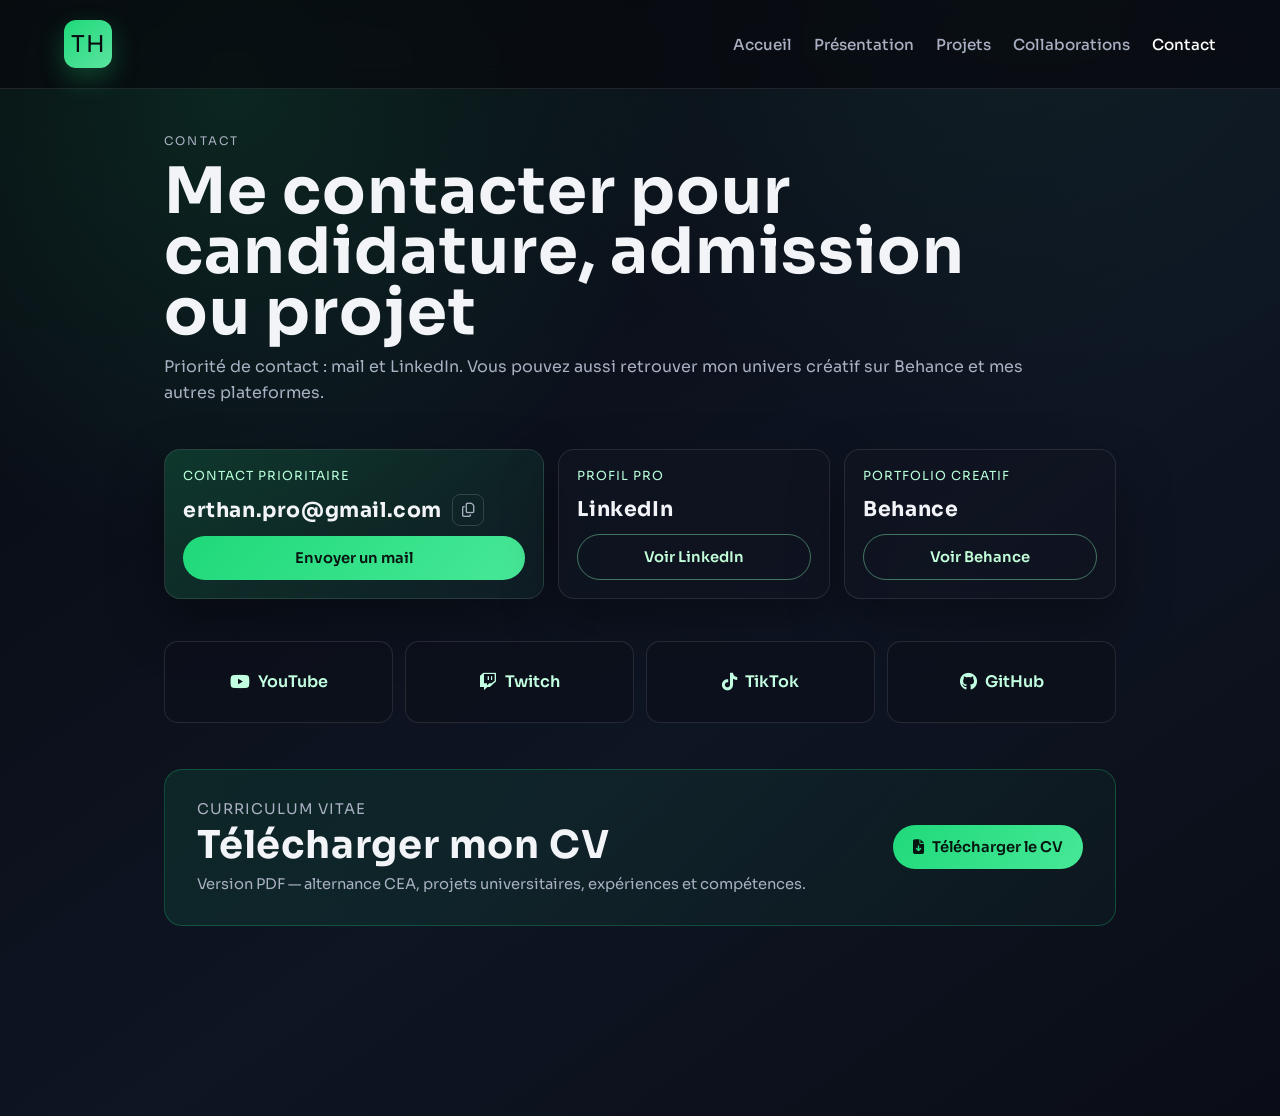
<file: contact.html>
<!DOCTYPE html>
<html lang="fr">
<head>
  <meta charset="UTF-8">
  <meta name="viewport" content="width=device-width, initial-scale=1.0">
  <title>Thatan | Contact</title>
  <link rel="stylesheet" href="style.css">
  <link rel="stylesheet" href="https://cdnjs.cloudflare.com/ajax/libs/font-awesome/6.5.0/css/all.min.css">
</head>
<body class="projects-only">
  <div id="project-container">
    <header class="topbar">
      <div class="logo">TH</div>
      <nav class="nav" id="main-nav">
        <a href="index.html">Accueil</a>
        <a href="presentation.html">Présentation</a>
        <a href="projets.html">Projets</a>
        <a href="collaboration.html">Collaborations</a>
        <a class="active" href="contact.html">Contact</a>
      </nav>
      <button class="nav-toggle" id="nav-toggle" aria-label="Menu" aria-expanded="false">
        <span></span><span></span><span></span>
      </button>
    </header>

    <main class="page contact-page">
      <section class="contact-hero" data-reveal>
        <p class="hero__kicker">Contact</p>
        <h1>Me contacter pour candidature, admission ou projet</h1>
        <p>
          Priorité de contact : mail et LinkedIn. Vous pouvez aussi retrouver mon univers créatif sur Behance
          et mes autres plateformes.
        </p>
      </section>

      <section class="contact-priority" data-reveal>
        <article class="priority-card priority-card--main">
          <p class="priority-label">Contact prioritaire</p>
          <div class="email-row">
            <h2>erthan.pro@gmail.com</h2>
            <button class="copy-btn" id="copyEmailBtn" title="Copier l'adresse" aria-label="Copier l'adresse mail">
              <i class="fa-regular fa-copy"></i>
            </button>
          </div>
          <a class="btn" href="mailto:erthan.pro@gmail.com">Envoyer un mail</a>
        </article>

        <article class="priority-card">
          <p class="priority-label">Profil pro</p>
          <h2>LinkedIn</h2>
          <a class="btn btn--ghost" href="https://www.linkedin.com/in/erthan-nemorin-4249a22b4/" target="_blank" rel="noreferrer">Voir LinkedIn</a>
        </article>

        <article class="priority-card">
          <p class="priority-label">Portfolio creatif</p>
          <h2>Behance</h2>
          <a class="btn btn--ghost" href="https://www.behance.net/erthannmr" target="_blank" rel="noreferrer">Voir Behance</a>
        </article>
      </section>

      <section class="contact-links" data-reveal>
        <a class="contact-link" href="https://www.youtube.com/@thatan" target="_blank" rel="noreferrer"><i class="fa-brands fa-youtube"></i><span>YouTube</span></a>
        <a class="contact-link" href="https://www.twitch.tv/im_thatan" target="_blank" rel="noreferrer"><i class="fa-brands fa-twitch"></i><span>Twitch</span></a>
        <a class="contact-link" href="https://www.tiktok.com/@21thatan" target="_blank" rel="noreferrer"><i class="fa-brands fa-tiktok"></i><span>TikTok</span></a>
        <a class="contact-link" href="https://github.com/Thait4n" target="_blank" rel="noreferrer"><i class="fa-brands fa-github"></i><span>GitHub</span></a>
      </section>

      <section class="cv-cta" data-reveal>
        <div class="cv-cta__inner">
          <div>
            <p class="priority-label">Curriculum Vitae</p>
            <h2>Télécharger mon CV</h2>
            <p>Version PDF — alternance CEA, projets universitaires, expériences et compétences.</p>
          </div>
          <a class="btn" href="assets/cv-erthan-nemorin.pdf" download="CV-Erthan-Nemorin.pdf">
            <i class="fa-solid fa-file-arrow-down" style="margin-right:0.5rem;"></i>Télécharger le CV
          </a>
        </div>
      </section>
    </main>
  </div>

  <script src="script.js"></script>
  <script>
    const copyBtn = document.getElementById("copyEmailBtn");
    if (copyBtn) {
      copyBtn.addEventListener("click", () => {
        navigator.clipboard.writeText("erthan.pro@gmail.com").then(() => {
          const icon = copyBtn.querySelector("i");
          icon.className = "fa-solid fa-check";
          copyBtn.style.color = "#1fd97a";
          setTimeout(() => {
            icon.className = "fa-regular fa-copy";
            copyBtn.style.color = "";
          }, 2000);
        });
      });
    }
  </script>
</body>
</html>
</file>
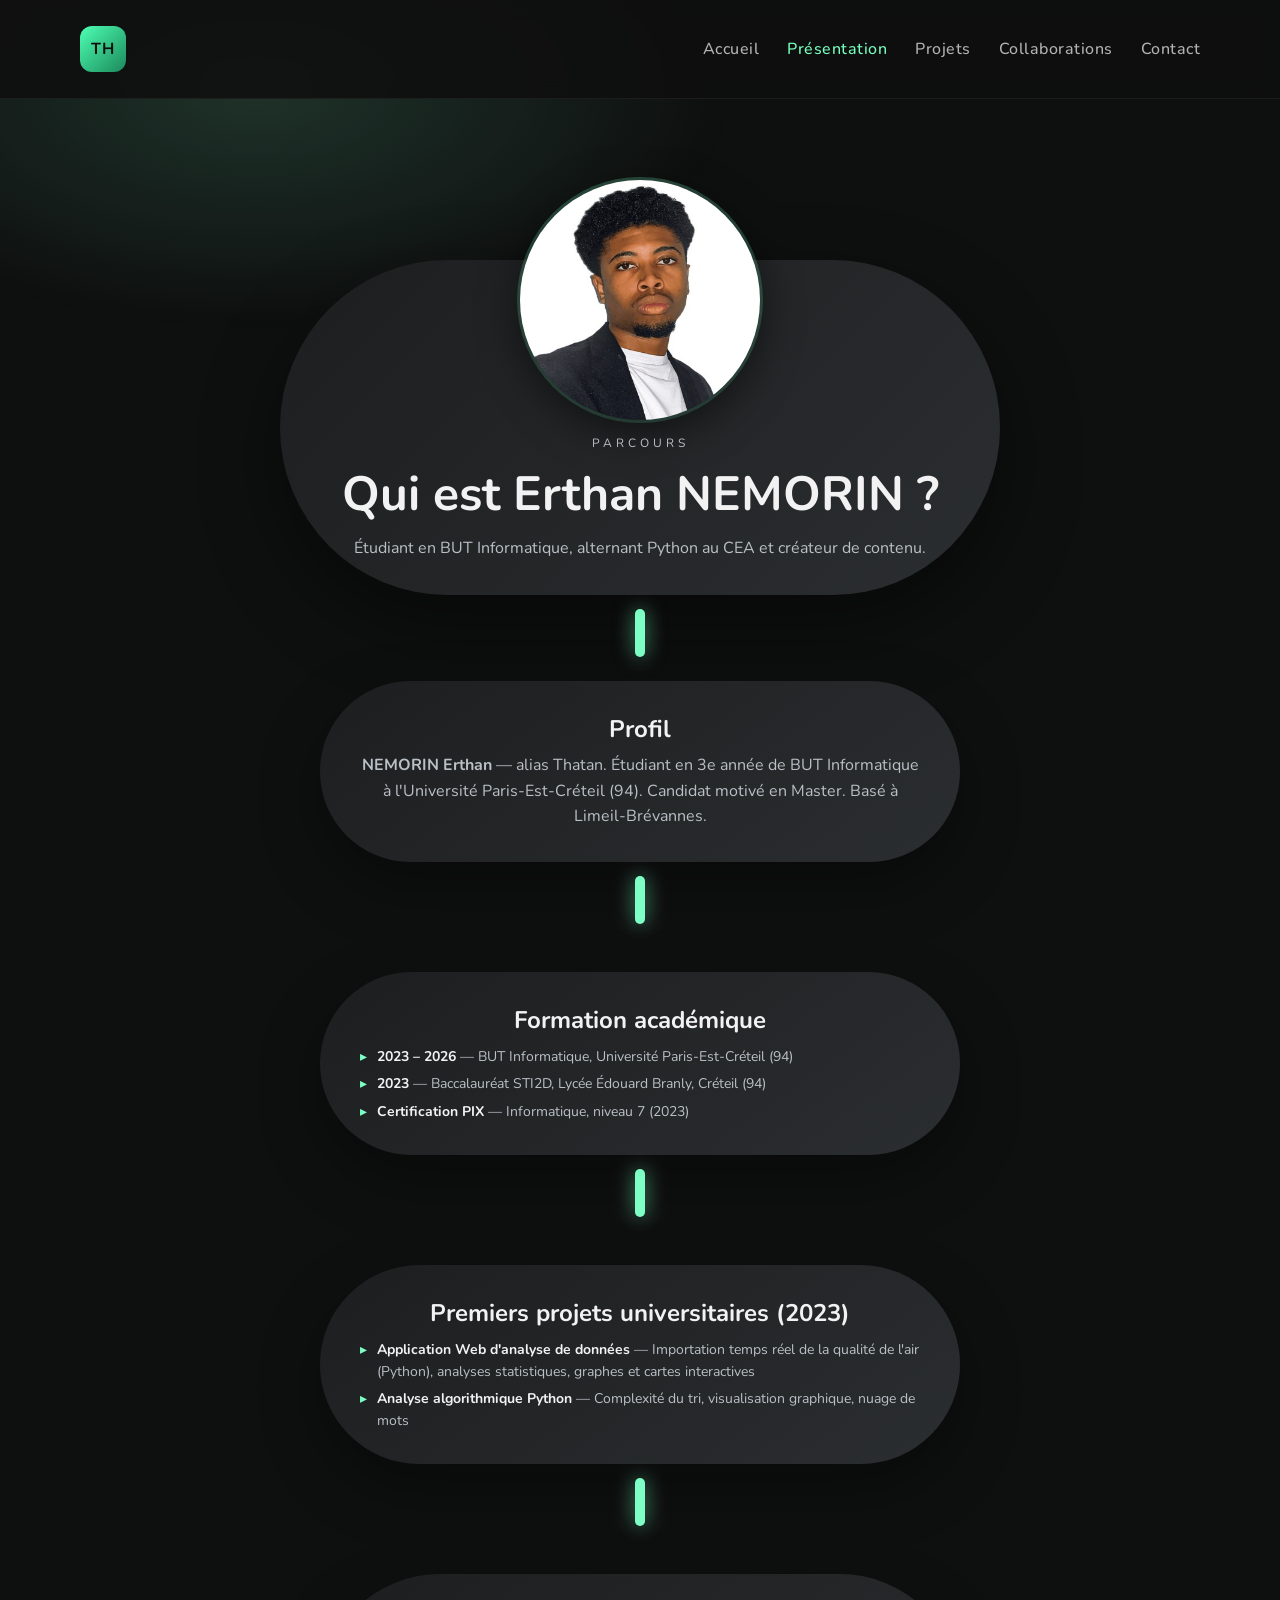
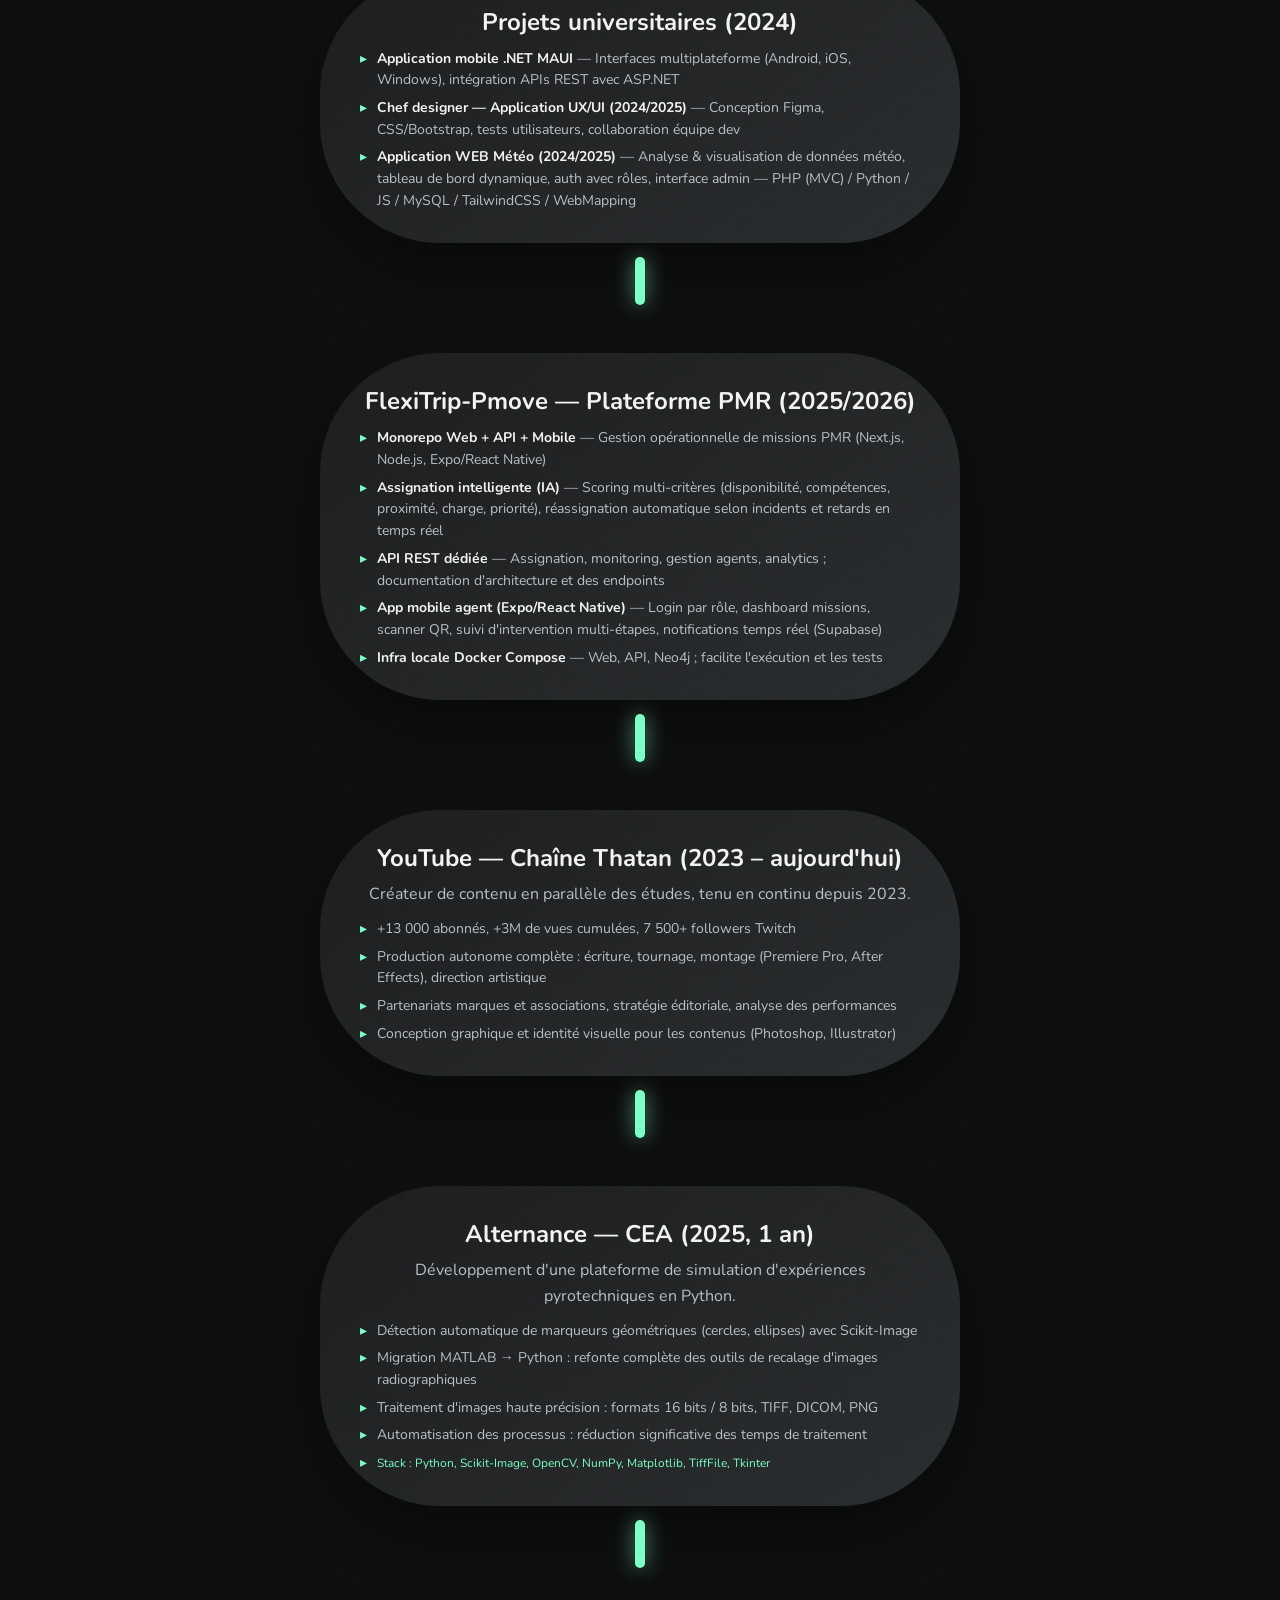
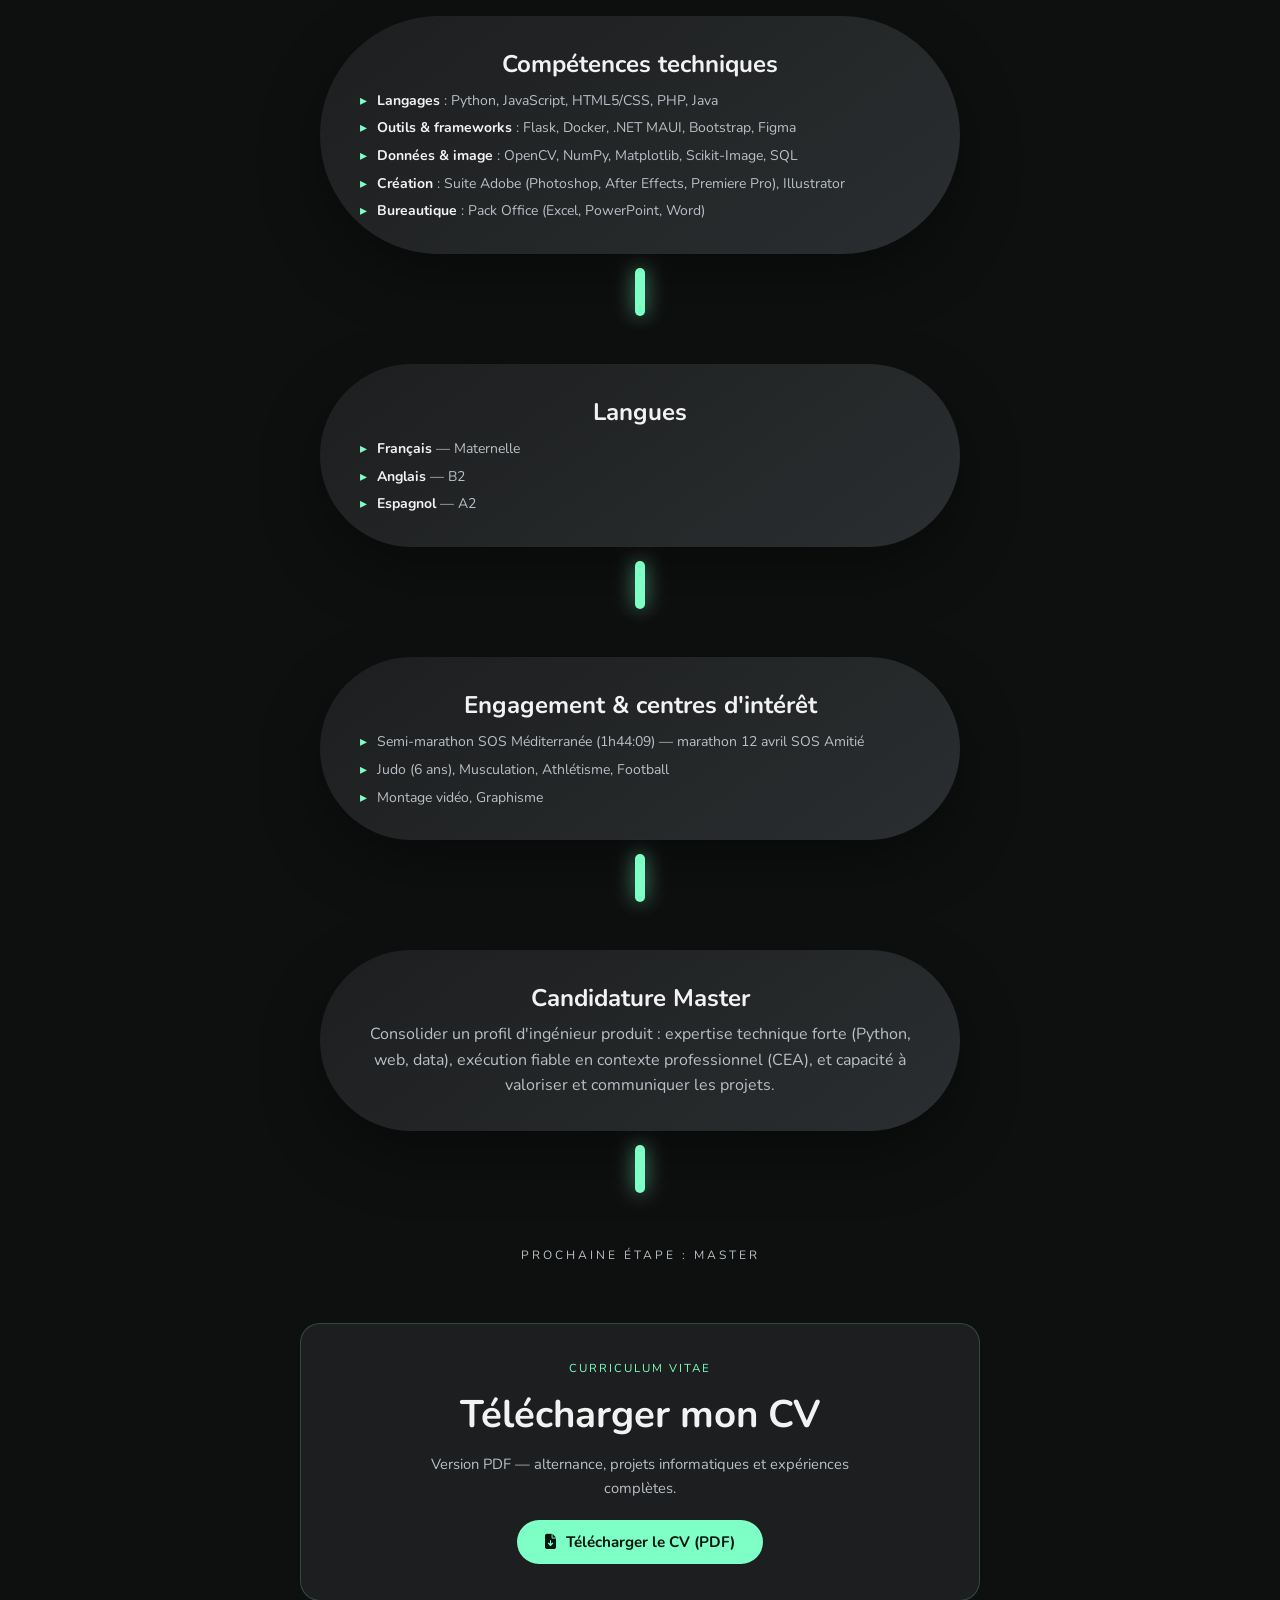
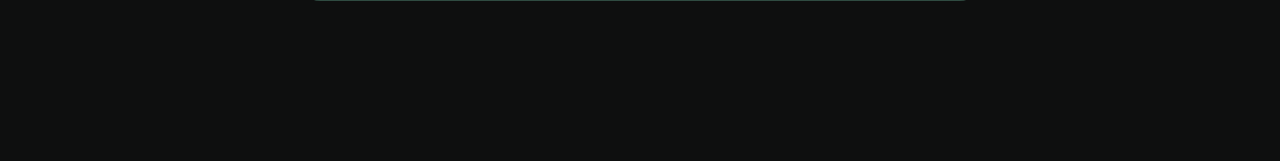
<file: presentation.html>
<!DOCTYPE html>
<html lang="fr">
<head>
	<meta charset="UTF-8">
	<meta name="viewport" content="width=device-width, initial-scale=1.0">
	<title>Présentation</title>
	<link rel="stylesheet" href="presentation.css">
	<link rel="stylesheet" href="https://cdnjs.cloudflare.com/ajax/libs/font-awesome/6.5.0/css/all.min.css">
</head>
<body>
	<header class="topbar">
		<div class="logo">TH</div>
		<nav class="nav" id="main-nav">
			<a href="index.html">Accueil</a>
			<a class="active" href="presentation.html">Présentation</a>
			<a href="projets.html">Projets</a>
			<a href="collaboration.html">Collaborations</a>
			<a href="contact.html">Contact</a>
		</nav>
		<button class="nav-toggle" id="nav-toggle" aria-label="Menu" aria-expanded="false">
			<span></span><span></span><span></span>
		</button>
	</header>

	<header class="hero">
		<div class="hero__cloud">
			<div class="hero__orb">
				<img src="assets/images/Linkedin.jpg" alt="Erthan NEMORIN">
			</div>
			<div class="hero__content">
				<p class="hero__eyebrow">Parcours</p>
				<h1>Qui est Erthan NEMORIN ?</h1>
				<p>Étudiant en BUT Informatique, alternant Python au CEA et créateur de contenu.</p>
			</div>
		</div>
		<div class="hero__path" aria-hidden="true"></div>
	</header>

	<main class="journey">

		<section class="step">
			<div class="cloud">
				<h2>Profil</h2>
				<p><strong>NEMORIN Erthan</strong> — alias Thatan. Étudiant en 3e année de BUT Informatique à l'Université Paris-Est-Créteil (94). Candidat motivé en Master. Basé à Limeil-Brévannes.</p>
			</div>
			<div class="path-node" aria-hidden="true"></div>
		</section>

		<section class="step">
			<div class="cloud">
				<h2>Formation académique</h2>
				<ul>
					<li><strong>2023 – 2026</strong> — BUT Informatique, Université Paris-Est-Créteil (94)</li>
					<li><strong>2023</strong> — Baccalauréat STI2D, Lycée Édouard Branly, Créteil (94)</li>
					<li><strong>Certification PIX</strong> — Informatique, niveau 7 (2023)</li>
				</ul>
			</div>
			<div class="path-node" aria-hidden="true"></div>
		</section>

		<section class="step">
			<div class="cloud">
				<h2>Premiers projets universitaires (2023)</h2>
				<ul>
					<li><strong>Application Web d'analyse de données</strong> — Importation temps réel de la qualité de l'air (Python), analyses statistiques, graphes et cartes interactives</li>
					<li><strong>Analyse algorithmique Python</strong> — Complexité du tri, visualisation graphique, nuage de mots</li>
				</ul>
			</div>
			<div class="path-node" aria-hidden="true"></div>
		</section>

		<section class="step">
			<div class="cloud">
				<h2>Projets universitaires (2024)</h2>
				<ul>
					<li><strong>Application mobile .NET MAUI</strong> — Interfaces multiplateforme (Android, iOS, Windows), intégration APIs REST avec ASP.NET</li>
					<li><strong>Chef designer — Application UX/UI (2024/2025)</strong> — Conception Figma, CSS/Bootstrap, tests utilisateurs, collaboration équipe dev</li>
					<li><strong>Application WEB Météo (2024/2025)</strong> — Analyse &amp; visualisation de données météo, tableau de bord dynamique, auth avec rôles, interface admin — PHP (MVC) / Python / JS / MySQL / TailwindCSS / WebMapping</li>
				</ul>
			</div>
			<div class="path-node" aria-hidden="true"></div>
		</section>

			<section class="step">
				<div class="cloud">
					<h2>FlexiTrip-Pmove — Plateforme PMR (2025/2026)</h2>
					<ul>
						<li><strong>Monorepo Web + API + Mobile</strong> — Gestion opérationnelle de missions PMR (Next.js, Node.js, Expo/React Native)</li>
						<li><strong>Assignation intelligente (IA)</strong> — Scoring multi-critères (disponibilité, compétences, proximité, charge, priorité), réassignation automatique selon incidents et retards en temps réel</li>
						<li><strong>API REST dédiée</strong> — Assignation, monitoring, gestion agents, analytics ; documentation d'architecture et des endpoints</li>
						<li><strong>App mobile agent (Expo/React Native)</strong> — Login par rôle, dashboard missions, scanner QR, suivi d'intervention multi-étapes, notifications temps réel (Supabase)</li>
						<li><strong>Infra locale Docker Compose</strong> — Web, API, Neo4j ; facilite l'exécution et les tests</li>
					</ul>
				</div>
				<div class="path-node" aria-hidden="true"></div>
			</section>

		<section class="step">
			<div class="cloud">
				<h2>YouTube — Chaîne Thatan (2023 – aujourd'hui)</h2>
				<p>Créateur de contenu en parallèle des études, tenu en continu depuis 2023.</p>
				<ul>
					<li>+13 000 abonnés, +3M de vues cumulées, 7 500+ followers Twitch</li>
					<li>Production autonome complète : écriture, tournage, montage (Premiere Pro, After Effects), direction artistique</li>
					<li>Partenariats marques et associations, stratégie éditoriale, analyse des performances</li>
					<li>Conception graphique et identité visuelle pour les contenus (Photoshop, Illustrator)</li>
				</ul>
			</div>
			<div class="path-node" aria-hidden="true"></div>
		</section>

		<section class="step">
			<div class="cloud">
				<h2>Alternance — CEA (2025, 1 an)</h2>
				<p>Développement d'une plateforme de simulation d'expériences pyrotechniques en Python.</p>
				<ul>
					<li>Détection automatique de marqueurs géométriques (cercles, ellipses) avec Scikit-Image</li>
					<li>Migration MATLAB → Python : refonte complète des outils de recalage d'images radiographiques</li>
					<li>Traitement d'images haute précision : formats 16 bits / 8 bits, TIFF, DICOM, PNG</li>
					<li>Automatisation des processus : réduction significative des temps de traitement</li>
					<li><em>Stack : Python, Scikit-Image, OpenCV, NumPy, Matplotlib, TiffFile, Tkinter</em></li>
				</ul>
			</div>
			<div class="path-node" aria-hidden="true"></div>
		</section>

		<section class="step">
			<div class="cloud">
				<h2>Compétences techniques</h2>
				<ul>
					<li><strong>Langages</strong> : Python, JavaScript, HTML5/CSS, PHP, Java</li>
					<li><strong>Outils & frameworks</strong> : Flask, Docker, .NET MAUI, Bootstrap, Figma</li>
					<li><strong>Données & image</strong> : OpenCV, NumPy, Matplotlib, Scikit-Image, SQL</li>
					<li><strong>Création</strong> : Suite Adobe (Photoshop, After Effects, Premiere Pro), Illustrator</li>
					<li><strong>Bureautique</strong> : Pack Office (Excel, PowerPoint, Word)</li>
				</ul>
			</div>
			<div class="path-node" aria-hidden="true"></div>
		</section>

		<section class="step">
			<div class="cloud">
				<h2>Langues</h2>
				<ul>
					<li><strong>Français</strong> — Maternelle</li>
					<li><strong>Anglais</strong> — B2</li>
					<li><strong>Espagnol</strong> — A2</li>
				</ul>
			</div>
			<div class="path-node" aria-hidden="true"></div>
		</section>

		<section class="step">
			<div class="cloud">
				<h2>Engagement & centres d'intérêt</h2>
				<ul>
					<li>Semi-marathon SOS Méditerranée (1h44:09) — marathon 12 avril SOS Amitié</li>
					<li>Judo (6 ans), Musculation, Athlétisme, Football</li>
					<li>Montage vidéo, Graphisme</li>
				</ul>
			</div>
			<div class="path-node" aria-hidden="true"></div>
		</section>

		<section class="step">
			<div class="cloud">
				<h2>Candidature Master</h2>
				<p>Consolider un profil d'ingénieur produit : expertise technique forte (Python, web, data), exécution fiable en contexte professionnel (CEA), et capacité à valoriser et communiquer les projets.</p>
			</div>
			<div class="path-node" aria-hidden="true"></div>
		</section>

		<div class="journey__end">
			<span>Prochaine étape : Master</span>
		</div>

		<div class="cv-download">
			<p class="cv-download__label">Curriculum Vitae</p>
			<h2 class="cv-download__title">Télécharger mon CV</h2>
			<p class="cv-download__sub">Version PDF — alternance, projets informatiques et expériences complètes.</p>
			<a class="cv-download__btn" href="assets/cv-erthan-nemorin.pdf" download="CV-Erthan-Nemorin.pdf">
				<i class="fa-solid fa-file-arrow-down"></i>
				Télécharger le CV (PDF)
			</a>
		</div>
	</main>

	<script src="presentation.js"></script>
</body>
</html>
</file>
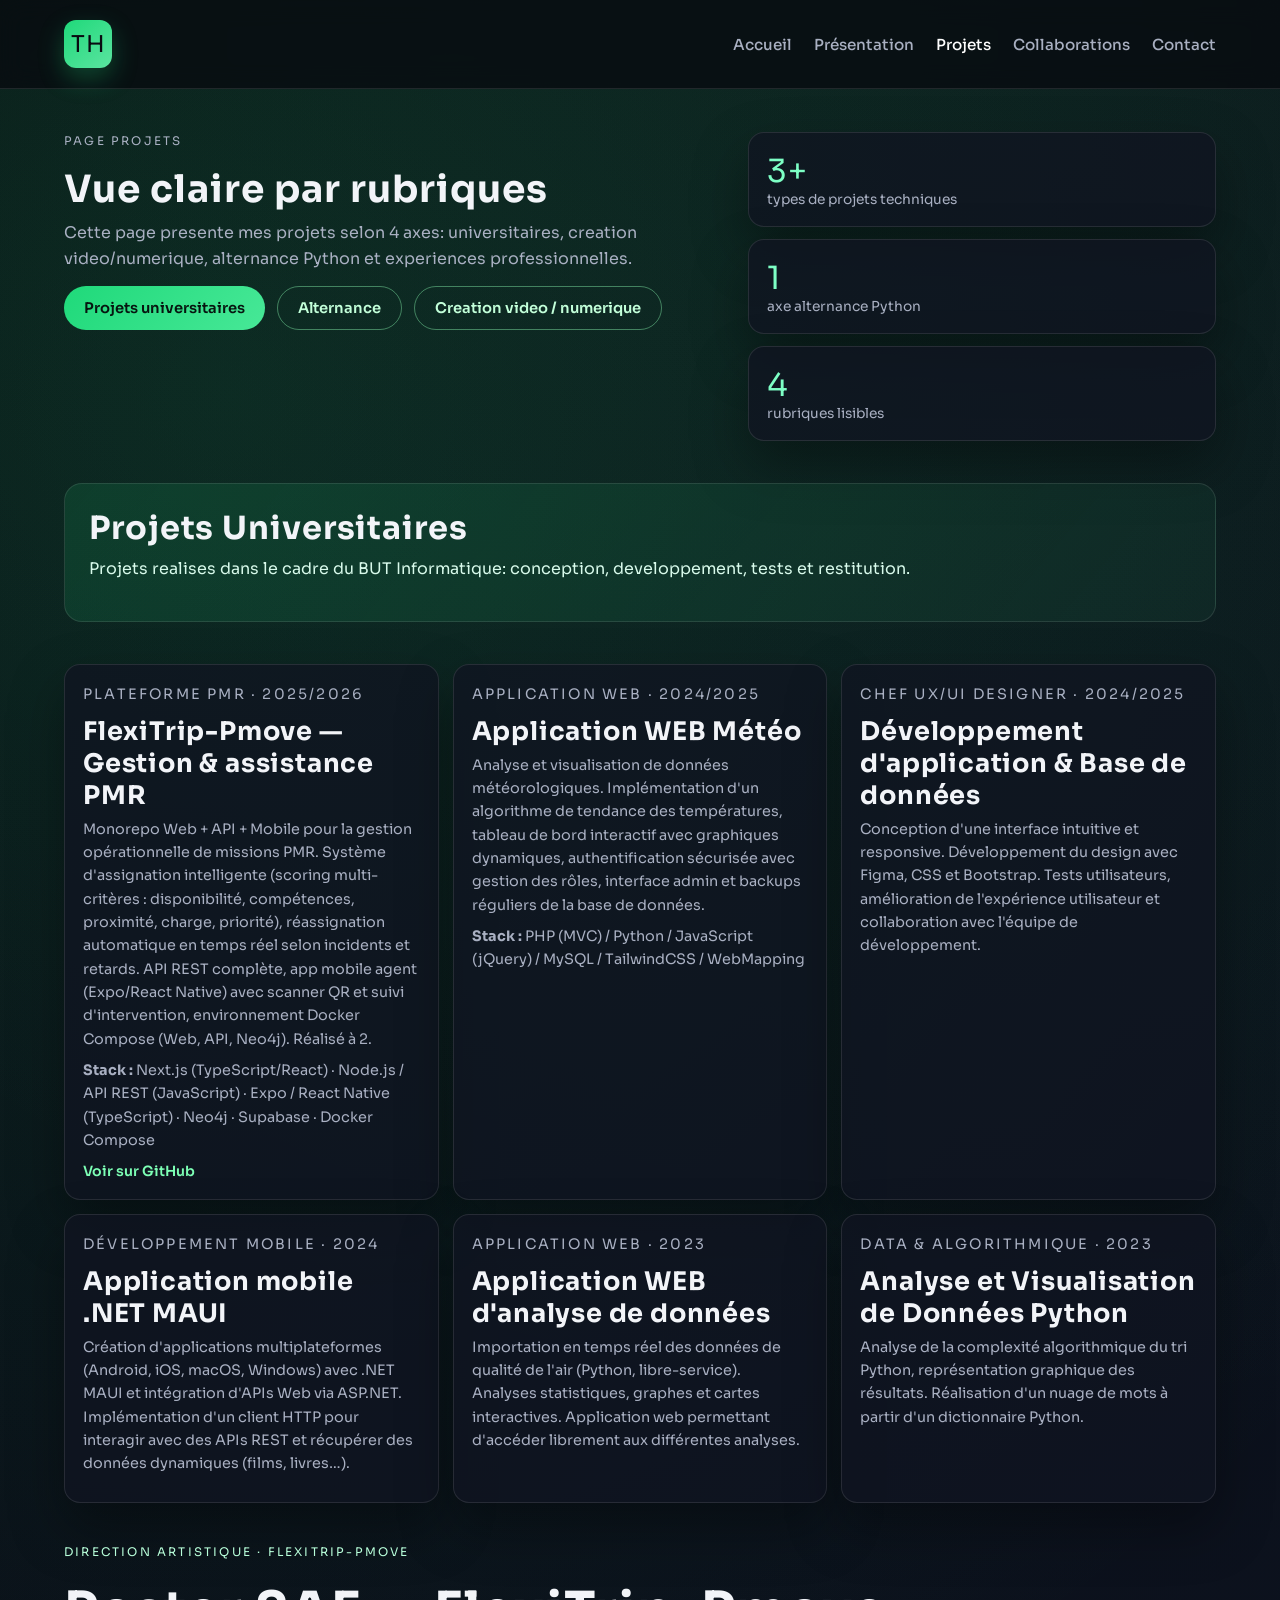
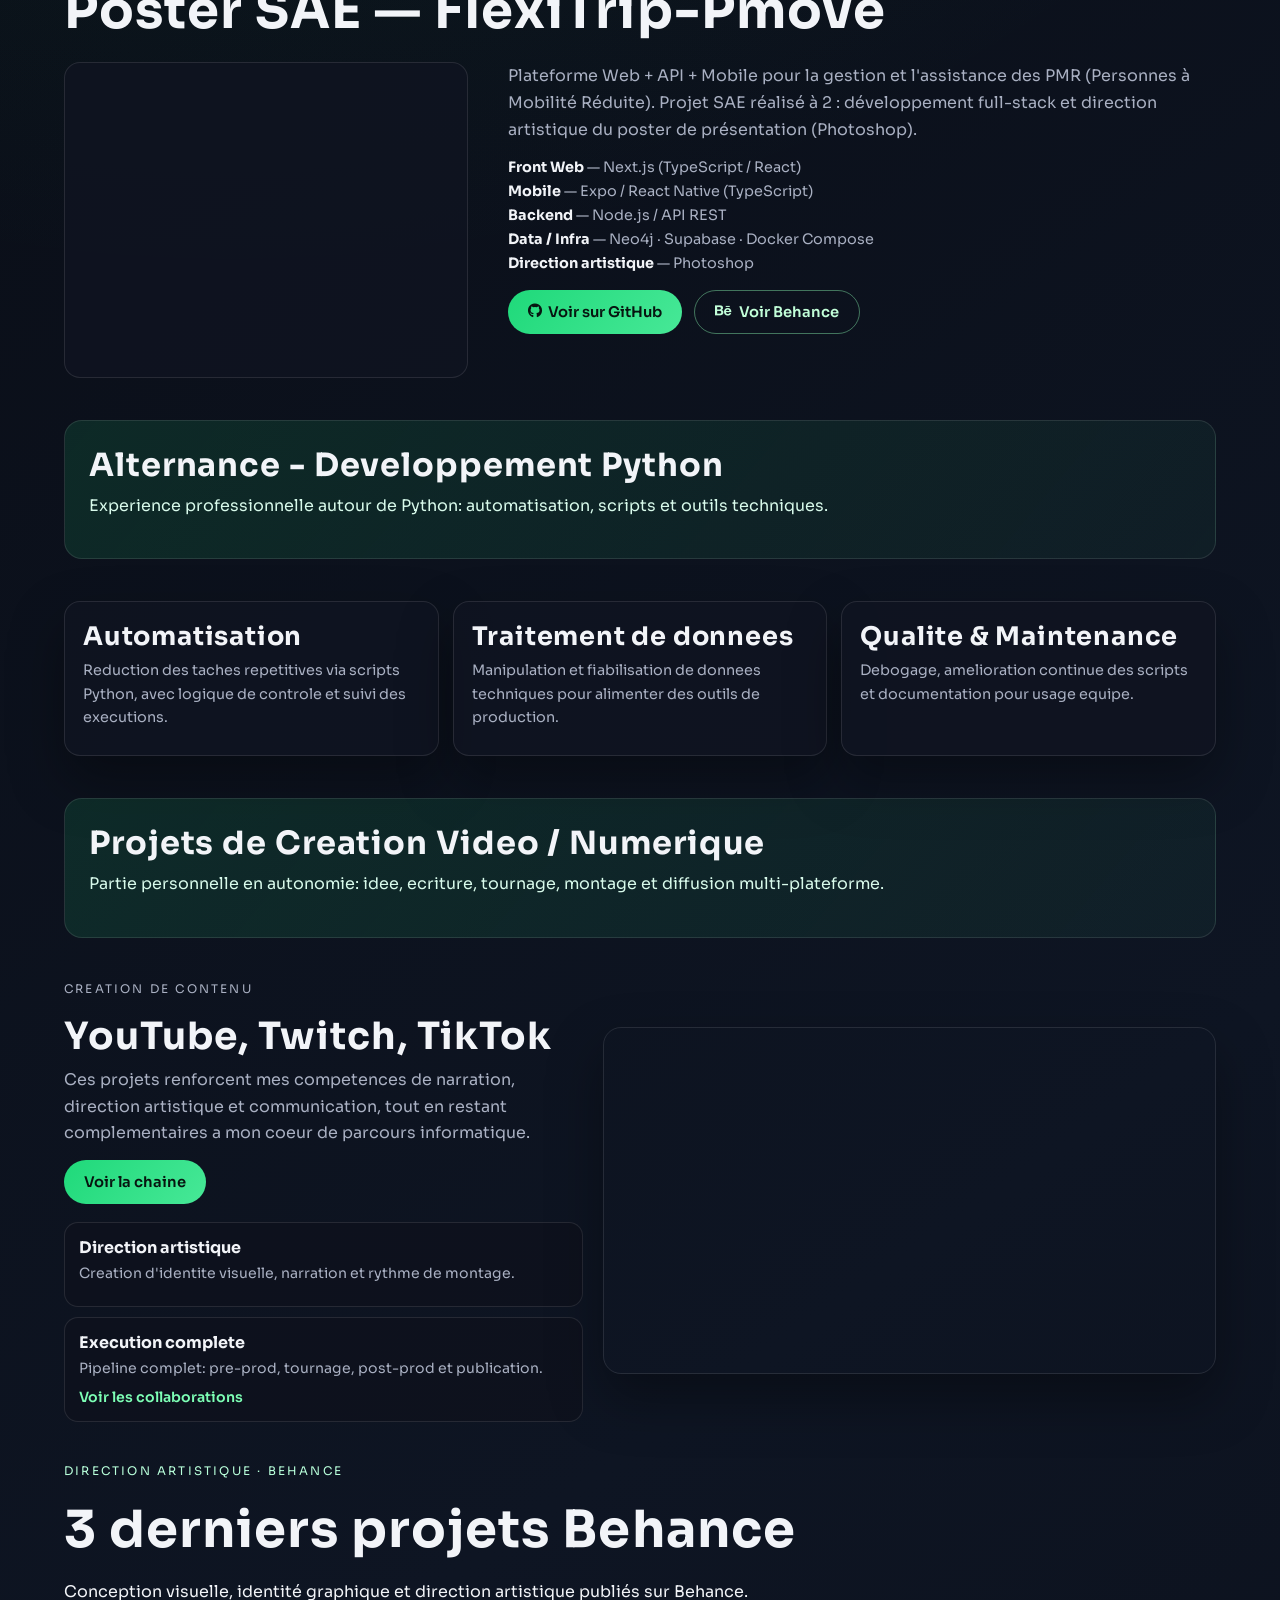
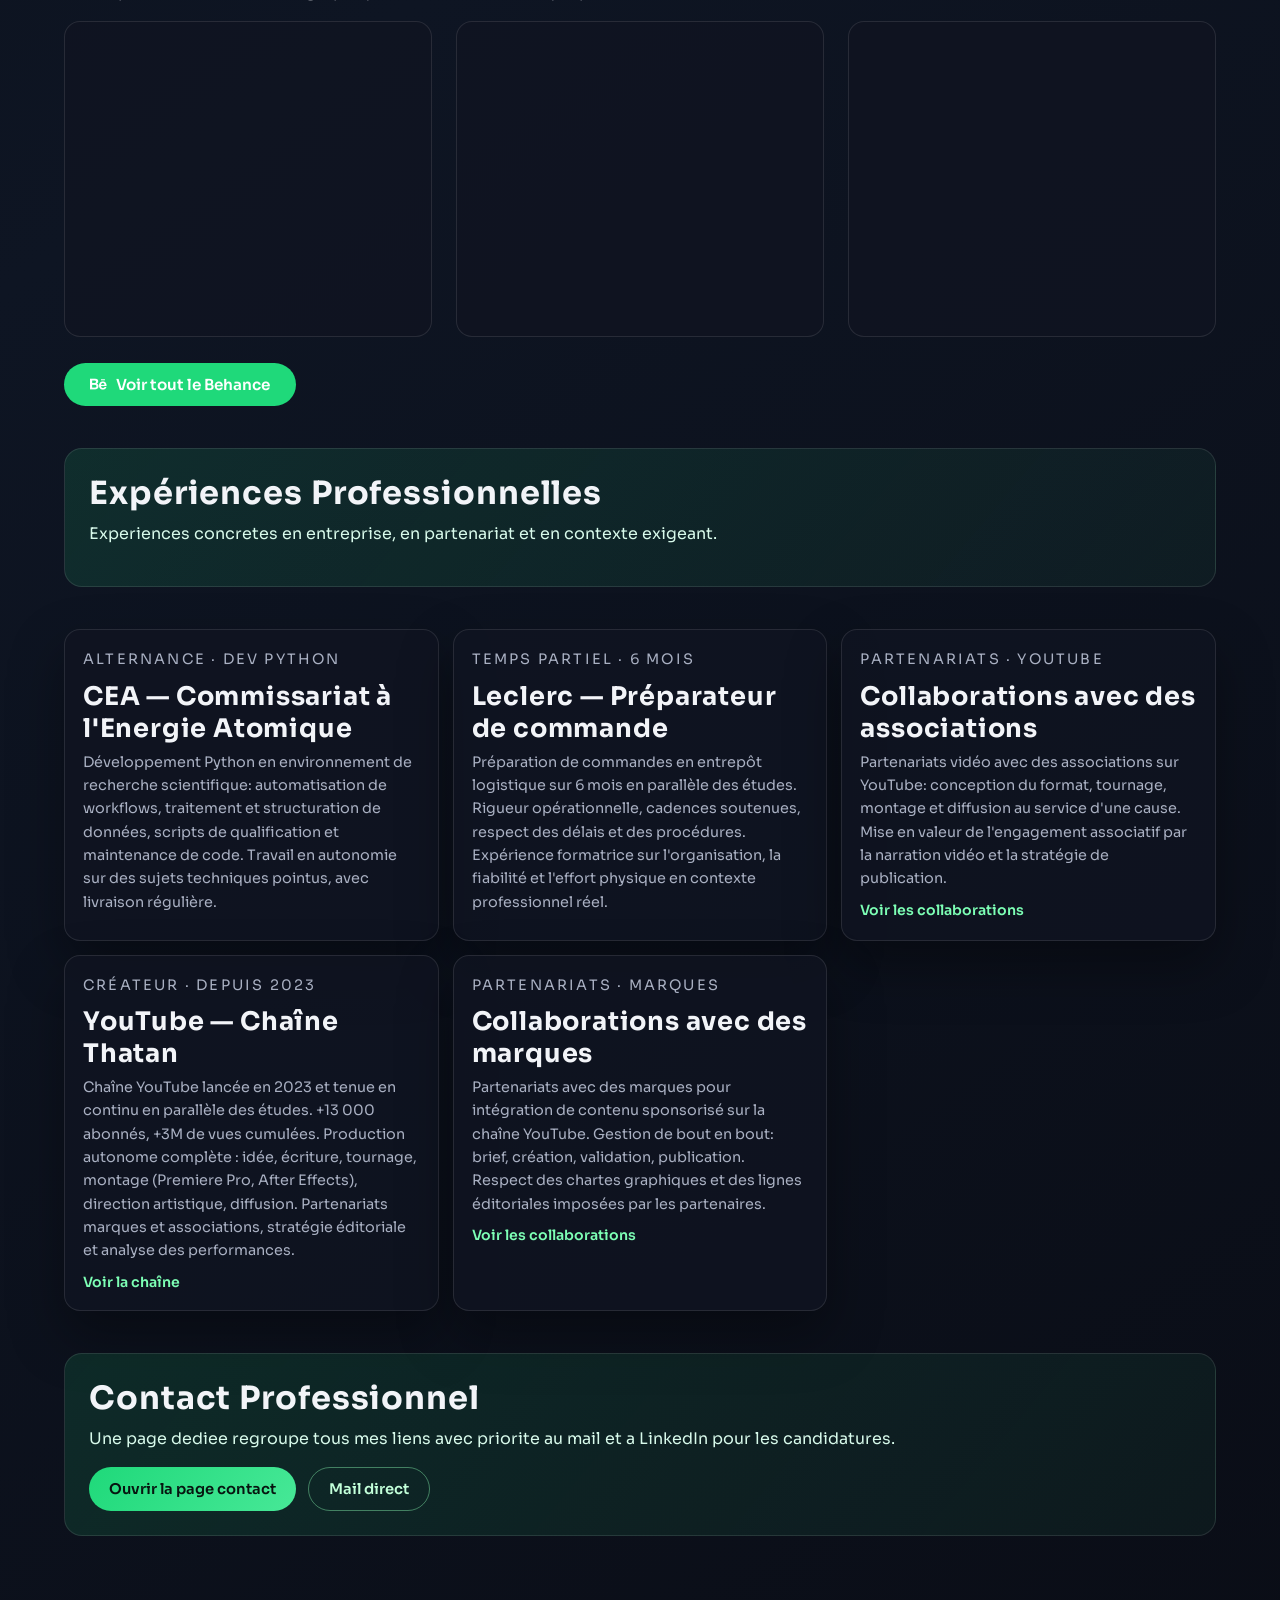
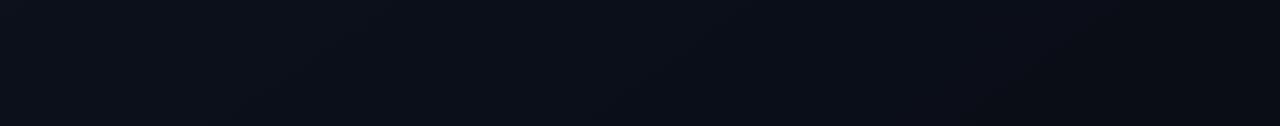
<file: projets.html>
<!DOCTYPE html>
<html lang="fr">
<head>
	<meta charset="UTF-8">
	<meta name="viewport" content="width=device-width, initial-scale=1.0">
	<title>Thatan | Projets</title>
	<link rel="stylesheet" href="style.css">
	<link rel="stylesheet" href="https://cdnjs.cloudflare.com/ajax/libs/font-awesome/6.5.0/css/all.min.css">
</head>
<body class="projects-only">
	<div id="project-container">
		<header class="topbar">
			<div class="logo">TH</div>
			<nav class="nav" id="main-nav">
				<a href="index.html">Accueil</a>
				<a href="presentation.html">Présentation</a>
				<a class="active" href="projets.html">Projets</a>
				<a href="collaboration.html">Collaborations</a>
				<a href="contact.html">Contact</a>
			</nav>
			<button class="nav-toggle" id="nav-toggle" aria-label="Menu" aria-expanded="false">
				<span></span><span></span><span></span>
			</button>
		</header>

		<main class="page">
			<section class="hero" id="accueil">
				<div class="video__text">
					<p class="video__kicker" data-reveal>Page Projets</p>
					<h2 data-reveal>Vue claire par rubriques</h2>
					<p>
						Cette page presente mes projets selon 4 axes: universitaires, creation video/numerique,
						alternance Python et experiences professionnelles.
					</p>
					<div class="hero__actions" data-reveal>
						<a class="btn" href="#universitaires">Projets universitaires</a>
						<a class="btn btn--ghost" href="#alternance">Alternance</a>
						<a class="btn btn--ghost" href="#creation">Creation video / numerique</a>
					</div>
				</div>
				<div class="hero__metrics" data-reveal>
					<article class="metric">
						<p class="metric__value">3+</p>
						<p class="metric__label">types de projets techniques</p>
					</article>
					<article class="metric">
						<p class="metric__value">1</p>
						<p class="metric__label">axe alternance Python</p>
					</article>
					<article class="metric">
						<p class="metric__value">4</p>
						<p class="metric__label">rubriques lisibles</p>
					</article>
				</div>
			</section>

			<section class="contact" id="universitaires" data-reveal>
				<h2>Projets Universitaires</h2>
				<p>Projets realises dans le cadre du BUT Informatique: conception, developpement, tests et restitution.</p>
			</section>

			<section class="cards-grid" data-reveal>
				<article class="card">
					<p class="video__kicker">Plateforme PMR · 2025/2026</p>
					<h3>FlexiTrip-Pmove — Gestion &amp; assistance PMR</h3>
					<p>
						Monorepo Web + API + Mobile pour la gestion opérationnelle de missions PMR.
						Système d'assignation intelligente (scoring multi-critères : disponibilité, compétences, proximité, charge, priorité),
						réassignation automatique en temps réel selon incidents et retards.
						API REST complète, app mobile agent (Expo/React Native) avec scanner QR et suivi d'intervention,
						environnement Docker Compose (Web, API, Neo4j). Réalisé à 2.
					</p>
					<p><strong>Stack :</strong> Next.js (TypeScript/React) · Node.js / API REST (JavaScript) · Expo / React Native (TypeScript) · Neo4j · Supabase · Docker Compose</p>
					<a href="https://github.com/NEXUS-AI-Innovation-lab/Flexitrip-Pmove" target="_blank" rel="noreferrer">Voir sur GitHub</a>
				</article>
				<article class="card">
					<p class="video__kicker">Application Web · 2024/2025</p>
					<h3>Application WEB Météo</h3>
					<p>
						Analyse et visualisation de données météorologiques. Implémentation d'un algorithme de tendance des températures,
						tableau de bord interactif avec graphiques dynamiques, authentification sécurisée avec gestion des rôles,
						interface admin et backups réguliers de la base de données.
					</p>
					<p><strong>Stack :</strong> PHP (MVC) / Python / JavaScript (jQuery) / MySQL / TailwindCSS / WebMapping</p>
				</article>
				<article class="card">
					<p class="video__kicker">Chef UX/UI Designer · 2024/2025</p>
					<h3>Développement d'application &amp; Base de données</h3>
					<p>
						Conception d'une interface intuitive et responsive. Développement du design avec Figma, CSS et Bootstrap.
						Tests utilisateurs, amélioration de l'expérience utilisateur et collaboration avec l'équipe de développement.
					</p>
				</article>
				<article class="card">
					<p class="video__kicker">Développement mobile · 2024</p>
					<h3>Application mobile .NET MAUI</h3>
					<p>
						Création d'applications multiplateformes (Android, iOS, macOS, Windows) avec .NET MAUI et intégration d'APIs Web via ASP.NET.
						Implémentation d'un client HTTP pour interagir avec des APIs REST et récupérer des données dynamiques (films, livres…).
					</p>
				</article>
				<article class="card">
					<p class="video__kicker">Application web · 2023</p>
					<h3>Application WEB d'analyse de données</h3>
					<p>
						Importation en temps réel des données de qualité de l'air (Python, libre-service).
						Analyses statistiques, graphes et cartes interactives. Application web permettant d'accéder librement aux différentes analyses.
					</p>
				</article>
				<article class="card">
					<p class="video__kicker">Data &amp; Algorithmique · 2023</p>
					<h3>Analyse et Visualisation de Données Python</h3>
					<p>
						Analyse de la complexité algorithmique du tri Python, représentation graphique des résultats.
						Réalisation d'un nuage de mots à partir d'un dictionnaire Python.
					</p>
				</article>
			</section>

			<section class="behance-embed" data-reveal>
				<p class="video__kicker">Direction artistique · FlexiTrip-Pmove</p>
				<h2>Poster SAE — FlexiTrip-Pmove</h2>
				<div style="display:flex; gap:40px; align-items:flex-start; flex-wrap:wrap;">
					<div class="behance-embed__frame" style="flex-shrink:0; width:404px; height:316px;">
						<iframe
							src="https://www.behance.net/embed/project/244494981?ilo0=1"
							height="316"
							width="404"
							allowfullscreen
							loading="lazy"
							frameborder="0"
							allow="clipboard-write"
							referrerpolicy="strict-origin-when-cross-origin"
						></iframe>
					</div>
					<div style="flex:1; min-width:240px; display:flex; flex-direction:column; gap:14px; justify-content:center;">
						<p style="color:var(--muted); line-height:1.7;">
							Plateforme Web + API + Mobile pour la gestion et l'assistance des PMR (Personnes à Mobilité Réduite).
							Projet SAE réalisé à 2 : développement full-stack et direction artistique du poster de présentation (Photoshop).
						</p>
						<ul style="list-style:none; display:flex; flex-direction:column; gap:6px; padding:0;">
							<li style="color:var(--muted); font-size:0.9rem;"><strong style="color:var(--ink);">Front Web</strong> — Next.js (TypeScript / React)</li>
							<li style="color:var(--muted); font-size:0.9rem;"><strong style="color:var(--ink);">Mobile</strong> — Expo / React Native (TypeScript)</li>
							<li style="color:var(--muted); font-size:0.9rem;"><strong style="color:var(--ink);">Backend</strong> — Node.js / API REST</li>
							<li style="color:var(--muted); font-size:0.9rem;"><strong style="color:var(--ink);">Data / Infra</strong> — Neo4j · Supabase · Docker Compose</li>
							<li style="color:var(--muted); font-size:0.9rem;"><strong style="color:var(--ink);">Direction artistique</strong> — Photoshop</li>
						</ul>
						<div style="display:flex; gap:12px; flex-wrap:wrap; margin-top:4px;">
							<a class="btn" href="https://github.com/NEXUS-AI-Innovation-lab/Flexitrip-Pmove" target="_blank" rel="noreferrer">
								<i class="fa-brands fa-github" style="margin-right:0.4rem;"></i>Voir sur GitHub
							</a>
							<a class="btn btn--ghost" href="https://www.behance.net/erthannmr" target="_blank" rel="noreferrer">
								<i class="fa-brands fa-behance" style="margin-right:0.4rem;"></i>Voir Behance
							</a>
						</div>
					</div>
				</div>
			</section>

			<section class="contact" id="alternance" data-reveal>
				<h2>Alternance - Developpement Python</h2>
				<p>Experience professionnelle autour de Python: automatisation, scripts et outils techniques.</p>
			</section>

			<section class="cards-grid" data-reveal>
				<article class="card">
					<h3>Automatisation</h3>
					<p>Reduction des taches repetitives via scripts Python, avec logique de controle et suivi des executions.</p>
				</article>
				<article class="card">
					<h3>Traitement de donnees</h3>
					<p>Manipulation et fiabilisation de donnees techniques pour alimenter des outils de production.</p>
				</article>
				<article class="card">
					<h3>Qualite & Maintenance</h3>
					<p>Debogage, amelioration continue des scripts et documentation pour usage equipe.</p>
				</article>
			</section>

			<section class="contact" id="creation" data-reveal>
				<h2>Projets de Creation Video / Numerique</h2>
				<p>Partie personnelle en autonomie: idee, ecriture, tournage, montage et diffusion multi-plateforme.</p>
			</section>

			<section class="video" data-reveal>
				<div class="video__text">
					<p class="video__kicker">Creation de contenu</p>
					<h2>YouTube, Twitch, TikTok</h2>
					<p>
						Ces projets renforcent mes competences de narration, direction artistique et communication,
						tout en restant complementaires a mon coeur de parcours informatique.
					</p>
					<a class="btn" href="https://www.youtube.com/@thatan" target="_blank" rel="noreferrer">Voir la chaine</a>

					<div class="video__highlights">
						<article class="highlight">
							<h3>Direction artistique</h3>
							<p>Creation d'identite visuelle, narration et rythme de montage.</p>
						</article>
						<article class="highlight">
							<h3>Execution complete</h3>
							<p>Pipeline complet: pre-prod, tournage, post-prod et publication.</p>
							<a href="collaboration.html">Voir les collaborations</a>
						</article>
					</div>
				</div>
				<div class="video__embed">
					<iframe
						src="https://www.youtube.com/embed/grFokdf-5Bk?si=JfrdYicKxzq-cbaz"
						title="Documentaire Thatan"
						frameborder="0"
						allow="accelerometer; autoplay; clipboard-write; encrypted-media; gyroscope; picture-in-picture; web-share"
						referrerpolicy="strict-origin-when-cross-origin"
						allowfullscreen
					></iframe>
				</div>
			</section>

			<section class="behance-embed" data-reveal>
				<p class="video__kicker">Direction artistique · Behance</p>
				<h2>3 derniers projets Behance</h2>
				<p>Conception visuelle, identité graphique et direction artistique publiés sur Behance.</p>
				<div class="behance-embed__grid">
					<div class="behance-embed__frame">
						<iframe
							src="https://www.behance.net/embed/project/245283459?ilo0=1"
							height="316"
							width="404"
							allowfullscreen
							loading="lazy"
							frameborder="0"
							allow="clipboard-write"
							referrerpolicy="strict-origin-when-cross-origin"
						></iframe>
					</div>
					<div class="behance-embed__frame">
						<iframe
							src="https://www.behance.net/embed/project/245469113?ilo0=1"
							height="316"
							width="404"
							allowfullscreen
							loading="lazy"
							frameborder="0"
							allow="clipboard-write"
							referrerpolicy="strict-origin-when-cross-origin"
						></iframe>
					</div>
					<div class="behance-embed__frame">
						<iframe
							src="https://www.behance.net/embed/project/245215629?ilo0=1"
							height="316"
							width="404"
							allowfullscreen
							loading="lazy"
							frameborder="0"
							allow="clipboard-write"
							referrerpolicy="strict-origin-when-cross-origin"
						></iframe>
					</div>
				</div>
				<a class="behance-embed__cta" href="https://www.behance.net/erthannmr" target="_blank" rel="noreferrer">
					<i class="fa-brands fa-behance"></i> Voir tout le Behance
				</a>
			</section>

			<section class="contact" id="experiences" data-reveal>
				<h2>Expériences Professionnelles</h2>
				<p>Experiences concretes en entreprise, en partenariat et en contexte exigeant.</p>
			</section>

			<section class="cards-grid" data-reveal>

				<article class="card">
					<p class="video__kicker">Alternance · Dev Python</p>
					<h3>CEA — Commissariat à l'Energie Atomique</h3>
					<p>
						Développement Python en environnement de recherche scientifique: automatisation de workflows,
						traitement et structuration de données, scripts de qualification et maintenance de code.
						Travail en autonomie sur des sujets techniques pointus, avec livraison régulière.
					</p>
				</article>

				<article class="card">
					<p class="video__kicker">Temps partiel · 6 mois</p>
					<h3>Leclerc — Préparateur de commande</h3>
					<p>
						Préparation de commandes en entrepôt logistique sur 6 mois en parallèle des études.
						Rigueur opérationnelle, cadences soutenues, respect des délais et des procédures.
						Expérience formatrice sur l'organisation, la fiabilité et l'effort physique en contexte professionnel réel.
					</p>
				</article>

				<article class="card">
					<p class="video__kicker">Partenariats · YouTube</p>
					<h3>Collaborations avec des associations</h3>
					<p>
						Partenariats vidéo avec des associations sur YouTube: conception du format, tournage,
						montage et diffusion au service d'une cause. Mise en valeur de l'engagement associatif
						par la narration vidéo et la stratégie de publication.
					</p>
					<a href="collaboration.html">Voir les collaborations</a>
				</article>

				<article class="card">
					<p class="video__kicker">Créateur · depuis 2023</p>
					<h3>YouTube — Chaîne Thatan</h3>
					<p>
						Chaîne YouTube lancée en 2023 et tenue en continu en parallèle des études. +13 000 abonnés, +3M de vues cumulées.
						Production autonome complète : idée, écriture, tournage, montage (Premiere Pro, After Effects), direction artistique, diffusion.
						Partenariats marques et associations, stratégie éditoriale et analyse des performances.
					</p>
					<a href="https://www.youtube.com/@thatan" target="_blank" rel="noreferrer">Voir la chaîne</a>
				</article>
				<article class="card">
					<p class="video__kicker">Partenariats · Marques</p>
					<h3>Collaborations avec des marques</h3>
					<p>
						Partenariats avec des marques pour intégration de contenu sponsorisé sur la chaîne YouTube.
						Gestion de bout en bout: brief, création, validation, publication. Respect des chartes
						graphiques et des lignes éditoriales imposées par les partenaires.
					</p>
					<a href="collaboration.html">Voir les collaborations</a>
				</article>

			</section>

			<section class="contact" id="contact" data-reveal>
				<h2>Contact Professionnel</h2>
				<p>
					Une page dediee regroupe tous mes liens avec priorite au mail et a LinkedIn pour les candidatures.
				</p>
				<div class="contact__actions">
					<a class="btn" href="contact.html">Ouvrir la page contact</a>
					<a class="btn btn--ghost" href="mailto:erthan.pro@gmail.com">Mail direct</a>
				</div>
			</section>
		</main>
	</div>

	<script src="script.js"></script>
</body>
</html>
</file>
<file: style.css>
@import url("https://fonts.googleapis.com/css2?family=Bebas+Neue&family=Sora:wght@300;400;500;600;700&display=swap");

:root {
  --bg: #090b11;
  --bg-soft: #131826;
  --ink: #f2f4f8;
  --muted: #a9b0c2;
  --accent: #1fd97a;
  --accent-soft: #47e897;
  --line: rgba(255, 255, 255, 0.1);
  --card: rgba(16, 20, 33, 0.76);
  --shadow: 0 24px 54px rgba(0, 0, 0, 0.35);
}

* {
  margin: 0;
  padding: 0;
  box-sizing: border-box;
}

body {
  font-family: "Sora", sans-serif;
  color: var(--ink);
  background:
    radial-gradient(circle at 18% 8%, rgba(31, 217, 122, 0.13), transparent 32%),
    radial-gradient(circle at 78% -8%, rgba(71, 232, 151, 0.08), transparent 34%),
    linear-gradient(145deg, #07090f, #0e1523 60%, #0a0d16);
  overflow: hidden;
}

body.doors-open,
body.projects-only {
  overflow: auto;
}

#project-container {
  position: relative;
  z-index: 0;
  pointer-events: none;
  min-height: 100vh;
  padding-bottom: 110px;
}

#project-container *:not([class*="fa-"]):not(.fas):not(.far):not(.fab) {
  font-family: "Sora", sans-serif;
}

.doors-open #project-container,
.projects-only #project-container {
  pointer-events: auto;
}

.topbar {
  position: fixed;
  top: 0;
  left: 0;
  width: 100%;
  z-index: 20;
  display: flex;
  justify-content: space-between;
  align-items: center;
  padding: 20px 64px;
  backdrop-filter: blur(12px);
  background: rgba(7, 9, 15, 0.72);
  border-bottom: 1px solid var(--line);
}

.logo {
  width: 48px;
  height: 48px;
  border-radius: 12px;
  display: grid;
  place-items: center;
  font-family: "Bebas Neue", sans-serif;
  font-size: 1.45rem;
  letter-spacing: 1px;
  color: #090b11;
  background: linear-gradient(140deg, var(--accent), #5be4a0);
  box-shadow: 0 10px 26px rgba(31, 217, 122, 0.28);
}

.nav {
  display: flex;
  gap: 22px;
}

.nav a {
  text-decoration: none;
  color: var(--muted);
  font-size: 0.95rem;
  font-weight: 500;
  transition: color 0.25s ease;
}

.nav a:hover,
.nav a.active {
  color: #ffffff;
}

.page {
  padding: 132px 64px 80px;
  max-width: 1280px;
  margin: 0 auto;
  display: grid;
  gap: 42px;
}

.hero {
  position: relative;
  display: grid;
  grid-template-columns: 1.4fr 1fr;
  gap: 28px;
}

.hero__text {
  display: grid;
  gap: 14px;
}

.hero__kicker,
.video__kicker {
  text-transform: uppercase;
  letter-spacing: 2.2px;
  font-size: 0.74rem;
  color: #b8ffda;
}

.hero h1 {
  font-family: "Bebas Neue", sans-serif;
  font-size: clamp(2.2rem, 6vw, 4.8rem);
  letter-spacing: 1.1px;
  line-height: 0.95;
  max-width: 16ch;
}

.hero__sub {
  color: var(--muted);
  font-size: 1rem;
  line-height: 1.65;
  max-width: 62ch;
}

.hero__actions {
  display: flex;
  flex-wrap: wrap;
  gap: 12px;
  margin-top: 8px;
}

.hero__metrics {
  display: grid;
  grid-template-columns: repeat(1, minmax(0, 1fr));
  gap: 12px;
}

.metric {
  border: 1px solid var(--line);
  background: var(--card);
  border-radius: 16px;
  padding: 18px;
  box-shadow: var(--shadow);
}

.metric__value {
  font-family: "Bebas Neue", sans-serif;
  font-size: 2rem;
  color: #7dffc5;
  letter-spacing: 1px;
}

.metric__label {
  color: var(--muted);
  font-size: 0.86rem;
}

.metric__chart {
  width: 100%;
  height: 72px;
  display: block;
  margin-top: 8px;
}

.metric__trend {
  color: #c2c9d9;
  font-size: 0.74rem;
  letter-spacing: 0.25px;
}

.hero__glow {
  position: absolute;
  right: -8%;
  top: -28px;
  width: 280px;
  height: 280px;
  border-radius: 50%;
  background: radial-gradient(circle, rgba(31, 217, 122, 0.35), transparent 64%);
  filter: blur(10px);
  animation: pulse 4s ease-in-out infinite;
  z-index: -1;
}

.identity-strip {
  display: grid;
  grid-template-columns: repeat(3, minmax(0, 1fr));
  gap: 14px;
}

.identity-strip article {
  border: 1px solid var(--line);
  border-radius: 16px;
  padding: 18px;
  background: var(--card);
}

.identity-strip h3 {
  font-family: "Bebas Neue", sans-serif;
  font-size: 1.45rem;
  letter-spacing: 0.8px;
  margin-bottom: 4px;
}

.identity-strip p {
  color: var(--muted);
  line-height: 1.6;
  font-size: 0.9rem;
}

.video {
  display: grid;
  grid-template-columns: 1fr 1.18fr;
  gap: 20px;
  align-items: center;
}

.video__text h2 {
  font-family: "Bebas Neue", sans-serif;
  font-size: 2.35rem;
  letter-spacing: 1px;
  margin: 7px 0;
}

.video__text > p {
  color: var(--muted);
  line-height: 1.65;
  margin-bottom: 14px;
}

.video__highlights {
  margin-top: 18px;
  display: grid;
  gap: 10px;
}

.highlight {
  background: rgba(15, 18, 30, 0.86);
  border: 1px solid var(--line);
  border-radius: 14px;
  padding: 14px;
}

.highlight h3 {
  font-size: 1rem;
  margin-bottom: 5px;
}

.highlight p {
  color: var(--muted);
  font-size: 0.88rem;
  margin-bottom: 7px;
  line-height: 1.5;
}

.highlight a,
.card a {
  color: #7dffb5;
  text-decoration: none;
  font-size: 0.88rem;
  font-weight: 600;
}

.highlight a:hover,
.card a:hover {
  color: #b0ffd0;
}

.video__embed {
  position: relative;
  padding-top: 56.25%;
  overflow: hidden;
  border-radius: 18px;
  border: 1px solid var(--line);
  box-shadow: var(--shadow);
}

.video__embed iframe {
  position: absolute;
  inset: 0;
  width: 100%;
  height: 100%;
}

.cards-grid {
  display: grid;
  grid-template-columns: repeat(3, minmax(0, 1fr));
  gap: 14px;
}

.card {
  background: var(--card);
  border: 1px solid var(--line);
  border-radius: 16px;
  padding: 18px;
  box-shadow: var(--shadow);
}

.card h3 {
  font-family: "Bebas Neue", sans-serif;
  font-size: 1.6rem;
  letter-spacing: 0.8px;
  margin-bottom: 7px;
}

.card p {
  color: var(--muted);
  line-height: 1.62;
  font-size: 0.9rem;
  margin-bottom: 8px;
}

.card--media {
  padding: 0;
  overflow: hidden;
}

.card--media img {
  width: 100%;
  height: 160px;
  object-fit: cover;
  display: block;
}

.card--media div {
  padding: 14px 16px 16px;
}

.contact {
  border: 1px solid var(--line);
  background: linear-gradient(130deg, rgba(31, 217, 122, 0.13), rgba(71, 232, 151, 0.05));
  border-radius: 18px;
  padding: 24px;
}

.contact h2 {
  font-family: "Bebas Neue", sans-serif;
  font-size: 2rem;
  letter-spacing: 0.9px;
  margin-bottom: 8px;
}

.contact p {
  max-width: 70ch;
  color: #d8faeb;
  line-height: 1.65;
  margin-bottom: 15px;
}

.contact__actions {
  display: flex;
  flex-wrap: wrap;
  gap: 12px;
}

.btn {
  border: 0;
  text-decoration: none;
  display: inline-flex;
  align-items: center;
  justify-content: center;
  border-radius: 999px;
  min-height: 44px;
  padding: 10px 20px;
  font-weight: 600;
  font-size: 0.92rem;
  transition: transform 0.25s ease, box-shadow 0.25s ease;
  background: linear-gradient(130deg, var(--accent), var(--accent-soft));
  color: #071510;
}

.btn:hover {
  transform: translateY(-1px);
  box-shadow: 0 10px 22px rgba(31, 217, 122, 0.28);
}

.btn--ghost {
  background: transparent;
  color: #c2ffd9;
  border: 1px solid rgba(142, 255, 181, 0.42);
}

.btn--ghost:hover {
  box-shadow: none;
  border-color: rgba(168, 255, 200, 0.8);
}

/* Scene intro */
#scene {
  position: fixed;
  inset: 0;
  display: flex;
  transition: transform 1.6s ease-in-out;
  z-index: 28;
}

.panel {
  width: 50%;
  height: 100%;
  transition: transform 1.5s ease-in-out;
}

#panel-left {
  background: url("assets/images/PHOTO_PP.png") center / cover no-repeat;
}

#panel-right {
  background: linear-gradient(140deg, #0d1a10, #0a1d12 70%, #071510);
  color: white;
  display: flex;
  flex-direction: column;
  align-items: center;
  justify-content: center;
  text-align: center;
  gap: 10px;
  padding: 24px;
}

#panel-right h1 {
  font-family: "Bebas Neue", sans-serif;
  font-size: clamp(2.2rem, 5vw, 4rem);
  letter-spacing: 1.2px;
}

#panel-right p {
  color: #c8e7d0;
  max-width: 34ch;
  line-height: 1.6;
}

#panel-right button {
  border: none;
  border-radius: 999px;
  padding: 12px 26px;
  cursor: pointer;
  font-weight: 700;
  background: linear-gradient(130deg, var(--accent), var(--accent-soft));
  color: #071510;
}

.socials {
  display: flex;
  flex-wrap: wrap;
  justify-content: center;
  gap: 12px;
  margin-top: 8px;
}

.socials a {
  color: inherit;
  text-decoration: none;
  width: 42px;
  height: 42px;
  border-radius: 50%;
  display: flex;
  align-items: center;
  justify-content: center;
  background: rgba(255, 255, 255, 0.12);
  font-size: 1rem;
  transition: transform 0.25s ease, background-color 0.25s ease;
}

.socials a:hover {
  transform: translateY(-4px);
  background: rgba(255, 255, 255, 0.25);
}

/* Scroll / swipe hint */
.scroll-hint {
  display: flex;
  flex-direction: column;
  align-items: center;
  gap: 4px;
  margin-top: 20px;
  color: rgba(200, 231, 208, 0.7);
  font-size: 0.78rem;
  letter-spacing: 0.5px;
  animation: hintBob 2s ease-in-out infinite;
  pointer-events: none;
}

.scroll-hint__desktop { display: flex; align-items: center; gap: 6px; }
.scroll-hint__mobile  { display: none;  align-items: center; gap: 6px; }

.scroll-hint__arrow {
  font-size: 1.1rem;
  opacity: 0.6;
}

@keyframes hintBob {
  0%, 100% { transform: translateY(0); opacity: 0.7; }
  50%       { transform: translateY(6px); opacity: 1; }
}

@media (hover: none) and (pointer: coarse) {
  /* Touch device */
  .scroll-hint__desktop { display: none; }
  .scroll-hint__mobile  { display: flex; }
  .scroll-hint__arrow { transform: rotate(180deg); }
}

.socials i {
  display: inline;
  line-height: 1;
}

.doors-open #scene,
.projects-only #scene {
  pointer-events: none;
}

[data-reveal] {
  opacity: 0;
  transform: translateY(12px);
  transition: opacity 0.45s ease, transform 0.45s ease;
}

[data-reveal].is-visible {
  opacity: 1;
  transform: translateY(0);
}

@keyframes pulse {
  0%,
  100% {
    transform: scale(1);
  }

  50% {
    transform: scale(1.08);
  }
}

/* ── Hamburger ── */
.nav-toggle {
  display: none;
  flex-direction: column;
  justify-content: center;
  gap: 5px;
  width: 40px;
  height: 40px;
  background: transparent;
  border: none;
  cursor: pointer;
  padding: 6px;
  z-index: 30;
}

.nav-toggle span {
  display: block;
  width: 100%;
  height: 2px;
  background: var(--ink);
  border-radius: 2px;
  transition: transform 0.3s ease, opacity 0.3s ease;
  transform-origin: center;
}

.nav-toggle.is-open span:nth-child(1) { transform: translateY(7px) rotate(45deg); }
.nav-toggle.is-open span:nth-child(2) { opacity: 0; }
.nav-toggle.is-open span:nth-child(3) { transform: translateY(-7px) rotate(-45deg); }

/* Mobile nav overlay */
.nav.is-open {
  display: flex !important;
  flex-direction: column;
  position: fixed;
  top: 0;
  left: 0;
  width: 100vw;
  height: 100vh;
  background: rgba(7, 9, 15, 0.97);
  backdrop-filter: blur(16px);
  justify-content: center;
  align-items: center;
  gap: 32px;
  z-index: 25;
}

.nav.is-open a {
  font-size: 1.6rem;
  font-weight: 700;
  color: var(--ink);
  opacity: 1;
}

.nav.is-open a.active {
  color: var(--accent);
}

@media (max-width: 1080px) {
  .topbar {
    padding: 18px 24px;
  }

  .page {
    padding: 108px 24px 70px;
  }

  .hero,
  .video {
    grid-template-columns: 1fr;
  }

  .identity-strip,
  .cards-grid {
    grid-template-columns: repeat(2, minmax(0, 1fr));
  }
}

@media (max-width: 720px) {
  .nav {
    display: none;
  }

  .nav-toggle {
    display: flex;
  }

  .identity-strip,
  .cards-grid {
    grid-template-columns: 1fr;
  }

  #panel-left {
    display: none;
  }

  #panel-right {
    width: 100%;
  }
}

.contact-page {
  max-width: 1080px;
}

.contact-hero {
  display: grid;
  gap: 10px;
  max-width: 72ch;
}

.contact-hero h1 {
  font-family: "Bebas Neue", sans-serif;
  font-size: clamp(2.2rem, 6vw, 4rem);
  line-height: 0.95;
  letter-spacing: 1px;
}

.contact-hero p {
  color: var(--muted);
  line-height: 1.65;
}

.contact-priority {
  display: grid;
  grid-template-columns: 1.4fr 1fr 1fr;
  gap: 14px;
}

.priority-card {
  border: 1px solid var(--line);
  border-radius: 16px;
  background: var(--card);
  box-shadow: var(--shadow);
  padding: 18px;
  display: grid;
  gap: 10px;
}

.priority-card--main {
  background: linear-gradient(130deg, rgba(31, 217, 122, 0.18), rgba(71, 232, 151, 0.05));
}

.priority-label {
  font-size: 0.78rem;
  letter-spacing: 1px;
  text-transform: uppercase;
  color: #b8ffda;
}

.priority-card h2 {
  font-family: "Bebas Neue", sans-serif;
  font-size: clamp(1rem, 1.6vw, 1.55rem);
  letter-spacing: 0.6px;
  white-space: nowrap;
}

/* Email row with copy button */
.email-row {
  display: flex;
  align-items: center;
  gap: 10px;
}

.copy-btn {
  flex-shrink: 0;
  background: transparent;
  border: 1px solid rgba(255,255,255,0.15);
  border-radius: 8px;
  color: var(--muted);
  width: 32px;
  height: 32px;
  display: grid;
  place-items: center;
  cursor: pointer;
  font-size: 0.9rem;
  transition: color 0.2s, border-color 0.2s;
}

.copy-btn:hover {
  color: var(--accent);
  border-color: var(--accent);
}

/* Brand collaborations grid */
.assoc-badge--brand {
  background: rgba(255, 200, 80, 0.15);
  color: #ffd97a;
  border: 1px solid rgba(255, 200, 80, 0.3);
}

.brand-grid {
  display: grid;
  grid-template-columns: repeat(3, 1fr);
  gap: 14px;
}

.brand-card {
  background: rgba(255,255,255,0.04);
  border: 1px solid var(--line);
  border-radius: 14px;
  padding: 18px;
  display: grid;
  gap: 8px;
}

.brand-card__icon {
  font-size: 1.4rem;
  color: #ffd97a;
}

.brand-card h3 {
  font-family: "Bebas Neue", sans-serif;
  font-size: 1.2rem;
  letter-spacing: 0.5px;
}

.brand-card p {
  color: var(--muted);
  font-size: 0.86rem;
  line-height: 1.6;
}

@media (max-width: 720px) {
  .brand-grid {
    grid-template-columns: 1fr;
  }
}

.contact-links {
  display: grid;
  grid-template-columns: repeat(4, minmax(0, 1fr));
  gap: 12px;
}

.contact-link {
  text-decoration: none;
  color: #c2ffe0;
  border: 1px solid var(--line);
  border-radius: 14px;
  background: rgba(13, 17, 28, 0.82);
  min-height: 82px;
  display: inline-flex;
  align-items: center;
  justify-content: center;
  gap: 8px;
  font-weight: 600;
  transition: transform 0.25s ease, border-color 0.25s ease;
}

.contact-link i {
  font-size: 1.1rem;
}

.contact-link:hover {
  transform: translateY(-2px);
  border-color: rgba(142, 255, 188, 0.7);
}

.collab-hero {
  display: grid;
  gap: 12px;
  max-width: 74ch;
}

.collab-hero h1 {
  font-family: "Bebas Neue", sans-serif;
  font-size: clamp(2.2rem, 6vw, 4.2rem);
  line-height: 0.95;
}

.collab-hero p {
  color: var(--muted);
  line-height: 1.7;
}

.collab-grid {
  display: grid;
  grid-template-columns: repeat(3, minmax(0, 1fr));
  gap: 14px;
}

.collab-card {
  border: 1px solid var(--line);
  border-radius: 16px;
  background: var(--card);
  box-shadow: var(--shadow);
  overflow: hidden;
}

.collab-card img {
  width: 100%;
  height: 170px;
  object-fit: cover;
  display: block;
}

.collab-card__body {
  padding: 14px;
  display: grid;
  gap: 8px;
}

.collab-tag {
  font-size: 0.72rem;
  text-transform: uppercase;
  letter-spacing: 1px;
  color: #b8ffd2;
}

.collab-card h3 {
  font-family: "Bebas Neue", sans-serif;
  font-size: 1.45rem;
  letter-spacing: 0.7px;
}

.collab-card p {
  color: var(--muted);
  font-size: 0.88rem;
  line-height: 1.6;
}

.collab-note {
  border: 1px dashed rgba(160, 255, 197, 0.4);
  border-radius: 14px;
  padding: 14px;
  color: #c4f6d8;
  font-size: 0.9rem;
}

/* ── Association sections ──────────────────────────────────── */
.assoc-section {
  display: grid;
  gap: 24px;
  border: 1px solid var(--line);
  border-radius: 20px;
  background: var(--card);
  padding: 28px 28px 32px;
  box-shadow: var(--shadow);
}

.assoc-header {
  display: grid;
  grid-template-columns: auto 1fr;
  gap: 20px;
  align-items: start;
}

.assoc-badge {
  padding: 6px 16px;
  border-radius: 999px;
  font-size: 0.72rem;
  font-weight: 700;
  letter-spacing: 1.5px;
  text-transform: uppercase;
  white-space: nowrap;
  align-self: start;
  margin-top: 4px;
}

.assoc-badge--amitie {
  background: rgba(255, 120, 120, 0.15);
  color: #ff9e9e;
  border: 1px solid rgba(255, 120, 120, 0.3);
}

.assoc-badge--mkf {
  background: rgba(120, 160, 255, 0.15);
  color: #a0bfff;
  border: 1px solid rgba(120, 160, 255, 0.3);
}

.assoc-badge--med {
  background: rgba(80, 200, 255, 0.15);
  color: #7dd8ff;
  border: 1px solid rgba(80, 200, 255, 0.3);
}

.assoc-header h2 {
  font-family: "Bebas Neue", sans-serif;
  font-size: clamp(1.4rem, 3vw, 2rem);
  letter-spacing: 0.8px;
  margin-bottom: 8px;
}

.assoc-header p {
  color: var(--muted);
  font-size: 0.92rem;
  line-height: 1.65;
  margin-bottom: 6px;
}

.assoc-role {
  color: #c2ffd9 !important;
  font-size: 0.85rem !important;
}

.assoc-media {
  display: grid;
  grid-template-columns: 1fr 1fr;
  gap: 16px;
  align-items: start;
}

.assoc-media--single {
  grid-template-columns: 1fr;
  max-width: 600px;
}

.assoc-embed {
  display: flex;
  flex-direction: column;
  gap: 8px;
}

.assoc-embed__label {
  font-size: 0.75rem;
  text-transform: uppercase;
  letter-spacing: 1px;
  color: #b8ffda;
  display: flex;
  align-items: center;
  gap: 6px;
}

.embed-ratio {
  position: relative;
  padding-top: 56.25%;
  border-radius: 12px;
  overflow: hidden;
  border: 1px solid var(--line);
}

.embed-ratio--behance {
  padding-top: 80%;
}

.embed-ratio--short {
  padding-top: 177.78%; /* 9:16 vertical */
  max-width: 320px;
}

/* Short thumbnail card */
.short-thumb {
  display: block;
  position: relative;
  border-radius: 12px;
  overflow: hidden;
  border: 1px solid var(--line);
  aspect-ratio: 9 / 16;
  width: 100%;
  text-decoration: none;
}

.short-thumb img {
  width: 100%;
  height: 100%;
  object-fit: cover;
  display: block;
  transition: transform 0.3s ease;
}

.short-thumb:hover img {
  transform: scale(1.04);
}

.short-thumb__overlay {
  position: absolute;
  inset: 0;
  display: flex;
  flex-direction: column;
  align-items: center;
  justify-content: center;
  gap: 8px;
  background: rgba(0, 0, 0, 0.45);
  color: #fff;
  transition: background 0.3s ease;
}

.short-thumb:hover .short-thumb__overlay {
  background: rgba(0, 0, 0, 0.6);
}

.short-thumb__overlay .fa-youtube {
  font-size: 2.8rem;
  color: #ff4444;
}

.short-thumb__overlay span {
  font-size: 0.85rem;
  font-weight: 600;
  letter-spacing: 0.5px;
}

.embed-ratio iframe {
  position: absolute;
  inset: 0;
  width: 100%;
  height: 100%;
}

@media (max-width: 720px) {
  .assoc-header {
    grid-template-columns: 1fr;
  }
  .assoc-media {
    grid-template-columns: 1fr;
  }
}

.cv-cta {
  margin-top: 4px;
}

.cv-cta__inner {
  border: 1px solid rgba(31, 217, 122, 0.25);
  border-radius: 18px;
  background: linear-gradient(130deg, rgba(31, 217, 122, 0.1), rgba(71, 232, 151, 0.03));
  padding: 28px 32px;
  display: flex;
  align-items: center;
  justify-content: space-between;
  gap: 24px;
  flex-wrap: wrap;
}

.cv-cta__inner h2 {
  font-family: 'Bebas Neue', sans-serif;
  font-size: clamp(1.6rem, 4vw, 2.4rem);
  letter-spacing: 0.8px;
  margin-bottom: 4px;
}

.cv-cta__inner p {
  color: var(--muted);
  font-size: 0.92rem;
  line-height: 1.6;
  max-width: 60ch;
  margin: 0;
}

/* ── Behance embed section ───────────────────────────────────── */
.behance-embed {
  padding: 80px var(--side);
  display: flex;
  flex-direction: column;
  gap: 1.2rem;
}

.behance-embed h2 {
  font-family: 'Bebas Neue', sans-serif;
  font-size: clamp(2rem, 5vw, 3.2rem);
  color: var(--ink);
  letter-spacing: 0.02em;
}

.behance-embed__grid {
  display: grid;
  grid-template-columns: repeat(3, minmax(0, 404px));
  gap: 1.5rem;
  width: 100%;
}

.behance-embed__frame {
  background: var(--card);
  border: 1px solid var(--line);
  border-radius: 16px;
  overflow: hidden;
  width: 100%;
  height: 316px;
}

.behance-embed__frame iframe {
  display: block;
  /* légèrement plus large pour clipper la scrollbar native */
  width: calc(100% + 18px);
  height: 100%;
  margin-right: -18px;
}

.behance-embed__cta {
  display: flex;
  align-items: center;
  gap: 0.6rem;
  align-self: flex-start;
  margin-top: 0.4rem;
  padding: 0.75rem 1.6rem;
  background: var(--accent);
  color: #fff;
  font-family: 'Sora', sans-serif;
  font-size: 0.95rem;
  font-weight: 600;
  border-radius: 999px;
  text-decoration: none;
  transition: background 0.2s, transform 0.15s;
}

.behance-embed__cta:hover {
  background: var(--accent-soft);
  transform: translateY(-2px);
}

@media (max-width: 1080px) {
  .behance-embed__grid {
    grid-template-columns: repeat(2, minmax(0, 1fr));
  }
}

@media (max-width: 720px) {
  .behance-embed__grid {
    grid-template-columns: 1fr;
  }
}

@media (max-width: 1080px) {
  .contact-priority {
    grid-template-columns: 1fr;
  }

  .contact-links {
    grid-template-columns: repeat(2, minmax(0, 1fr));
  }

  .collab-grid {
    grid-template-columns: repeat(2, minmax(0, 1fr));
  }
}

@media (max-width: 720px) {
  .contact-links {
    grid-template-columns: 1fr;
  }

  .collab-grid {
    grid-template-columns: 1fr;
  }
}
</file>
<file: presentation.css>
@import url("https://fonts.googleapis.com/css2?family=Nunito:wght@300;400;600;700&display=swap");

:root{
    --bg:#0e0f0f;
    --ink:#f2f2f2;
    --muted:#b9c0c6;
    --mint:#7dffc5;
    --cloud:#1c1e1f;
    --cloud-highlight:#2b2e30;
}

*{
    margin:0;
    padding:0;
    box-sizing:border-box;
    font-family:"Nunito", sans-serif;
}

body{
    background:var(--bg);
    color:var(--ink);
    overflow-x:hidden;
}

.topbar{
    position:fixed;
    top:0;
    left:0;
    width:100%;
    z-index:10;
    display:flex;
    justify-content:space-between;
    align-items:center;
    padding:26px 80px;
    background:rgba(15,15,15,0.85);
    backdrop-filter:blur(10px);
    border-bottom:1px solid rgba(255,255,255,0.06);
}

.logo{
    width:46px;
    height:46px;
    border-radius:12px;
    background:linear-gradient(135deg,#4dffb3,#1b8a5b);
    display:grid;
    place-items:center;
    color:#0f0f0f;
    font-weight:700;
    letter-spacing:1px;
}

.nav{
    display:flex;
    gap:28px;
}

.nav a{
    color:#eaeaea;
    text-decoration:none;
    font-weight:500;
    letter-spacing:.5px;
    opacity:.75;
    transition:.3s;
}

.nav a:hover,
.nav a.active{
    opacity:1;
    color:#76ffbd;
}

body::before{
    content:"";
    position:fixed;
    inset:0;
    background:radial-gradient(800px 400px at 20% 10%, rgba(125,255,197,0.15), transparent 60%);
    z-index:-2;
}

.hero{
    position:relative;
    min-height:70vh;
    display:flex;
    flex-direction:column;
    align-items:center;
    justify-content:center;
    padding:160px 20px 0;
    gap:0;
}

.hero__cloud{
    position:relative;
    width:min(720px, 90vw);
    border-radius:180px;
    background:linear-gradient(135deg, var(--cloud), var(--cloud-highlight));
    box-shadow:0 30px 80px rgba(0,0,0,0.45);
    overflow:visible;
    margin-top:100px;
    animation:posterizeFade 1.6s steps(14) forwards;
    flex-shrink:0;
    display:flex;
    flex-direction:column;
    align-items:center;
    padding-top:175px;
    padding-bottom:36px;
}

.hero__orb{
    position:absolute;
    width:240px;
    height:240px;
    top:-80px;
    left:50%;
    transform:translateX(-50%);
    border-radius:50%;
    overflow:hidden;
    box-shadow:0 12px 40px rgba(0,0,0,0.55), 0 0 0 3px rgba(125,255,197,0.25);
}

.hero__orb img{
    width:100%;
    height:100%;
    object-fit:cover;
    object-position:top center;
    display:block;
}

.hero__content{
    text-align:center;
    animation:posterizeFade 1.8s steps(14) forwards;
}

.hero__eyebrow{
    letter-spacing:4px;
    text-transform:uppercase;
    font-size:12px;
    color:var(--muted);
    margin-bottom:10px;
}

.hero h1{
    font-size:48px;
    margin-bottom:10px;
}

.hero p{
    color:var(--muted);
}

.hero__path{
    position:relative;
    width:10px;
    height:48px;
    background:var(--mint);
    border-radius:10px;
    margin-top:14px;
    filter:drop-shadow(0 0 10px rgba(125,255,197,0.6));
    animation:pathPulse 2s steps(14) infinite;
}

.journey{
    max-width:960px;
    margin:0 auto;
    padding:0 20px 120px;
}

.step{
    position:relative;
    display:flex;
    flex-direction:column;
    align-items:center;
    padding:24px 0;
    opacity:0;
    transform:translateY(20px);
    transition:opacity .4s steps(14), transform .4s steps(14);
}

.step.is-visible{
    opacity:1;
    transform:translateY(0);
}

.cloud{
    width:min(640px, 90vw);
    background:linear-gradient(145deg, var(--cloud), var(--cloud-highlight));
    border-radius:120px;
    padding:32px 40px;
    text-align:center;
    box-shadow:0 24px 60px rgba(0,0,0,0.35);
    animation:posterizeFloat 1.8s steps(14) infinite;
}

.cloud h2{
    font-size:24px;
    margin-bottom:8px;
}

.cloud p{
    color:var(--muted);
    line-height:1.6;
}

.cloud ul {
    list-style: none;
    margin-top: 10px;
    display: flex;
    flex-direction: column;
    gap: 6px;
    text-align: left;
}

.cloud ul li {
    color: var(--muted);
    font-size: 14px;
    line-height: 1.55;
    padding-left: 1.2em;
    position: relative;
}

.cloud ul li::before {
    content: "▸";
    color: var(--mint);
    position: absolute;
    left: 0;
}

.cloud ul li strong {
    color: var(--ink);
    font-weight: 700;
}

.cloud ul li em {
    color: #7dffc5;
    font-style: normal;
    font-size: 0.85em;
}

.path-node{
    width:10px;
    height:48px;
    background:var(--mint);
    border-radius:10px;
    margin-top:14px;
    filter:drop-shadow(0 0 10px rgba(125,255,197,0.6));
    animation:pathPulse 2s steps(14) infinite;
}

.journey__end{
    display:flex;
    justify-content:center;
    align-items:center;
    margin-top:30px;
    color:var(--muted);
    letter-spacing:3px;
    text-transform:uppercase;
    font-size:12px;
}

/* CV Download block */
.cv-download {
    max-width: 680px;
    margin: 60px auto 40px;
    background: #1c1e1f;
    border: 1px solid rgba(125, 255, 197, 0.2);
    border-radius: 20px;
    padding: 36px 40px;
    display: flex;
    flex-direction: column;
    gap: 12px;
    text-align: center;
    align-items: center;
}

.cv-download__label {
    font-size: 0.72rem;
    text-transform: uppercase;
    letter-spacing: 2px;
    color: var(--mint);
}

.cv-download__title {
    font-size: clamp(1.6rem, 4vw, 2.4rem);
    font-weight: 700;
    color: var(--ink);
}

.cv-download__sub {
    color: var(--muted);
    font-size: 0.92rem;
    line-height: 1.6;
    max-width: 52ch;
}

.cv-download__btn {
    display: inline-flex;
    align-items: center;
    gap: 0.6rem;
    margin-top: 8px;
    padding: 12px 28px;
    border-radius: 999px;
    background: var(--mint);
    color: #071510;
    font-weight: 700;
    font-size: 0.95rem;
    text-decoration: none;
    transition: transform 0.2s, box-shadow 0.2s;
}

.cv-download__btn:hover {
    transform: translateY(-2px);
    box-shadow: 0 10px 28px rgba(125, 255, 197, 0.3);
}

@keyframes posterizeFade{
    0%{opacity:0; transform:translateY(20px);}
    100%{opacity:1; transform:translateY(0);}
}

@keyframes posterizeFloat{
    0%,100%{transform:translateY(0);}    
    50%{transform:translateY(-6px);}    
}

@keyframes pathPulse{
    0%,100%{opacity:.9;}
    50%{opacity:.4;}
}

/* ── Hamburger ── */
.nav-toggle {
    display:none;
    flex-direction:column;
    justify-content:center;
    gap:5px;
    width:40px;
    height:40px;
    background:transparent;
    border:none;
    cursor:pointer;
    padding:6px;
    z-index:30;
}

.nav-toggle span {
    display:block;
    width:100%;
    height:2px;
    background:var(--ink);
    border-radius:2px;
    transition:transform 0.3s ease, opacity 0.3s ease;
    transform-origin:center;
}

.nav-toggle.is-open span:nth-child(1) { transform:translateY(7px) rotate(45deg); }
.nav-toggle.is-open span:nth-child(2) { opacity:0; }
.nav-toggle.is-open span:nth-child(3) { transform:translateY(-7px) rotate(-45deg); }

/* Mobile nav overlay */
.nav.is-open {
    display:flex !important;
    flex-direction:column;
    position:fixed;
    top:0;
    left:0;
    width:100vw;
    height:100vh;
    background:rgba(14,15,15,0.97);
    backdrop-filter:blur(16px);
    justify-content:center;
    align-items:center;
    gap:32px;
    z-index:25;
}

.nav.is-open a {
    font-size:1.6rem;
    font-weight:700;
    color:var(--ink);
    opacity:1;
}

.nav.is-open a.active {
    color:var(--mint);
}

@media (max-width: 640px){
    .hero h1{font-size:36px;}
    .hero__cloud{border-radius:120px; height:240px;}
    .hero__orb{width:170px; height:170px; top:-55px;}
    .cloud{border-radius:80px; padding:26px 28px;}
    .nav{display:none;}
    .nav-toggle{display:flex;}
    .topbar{padding:20px 24px;}
}
</file>
